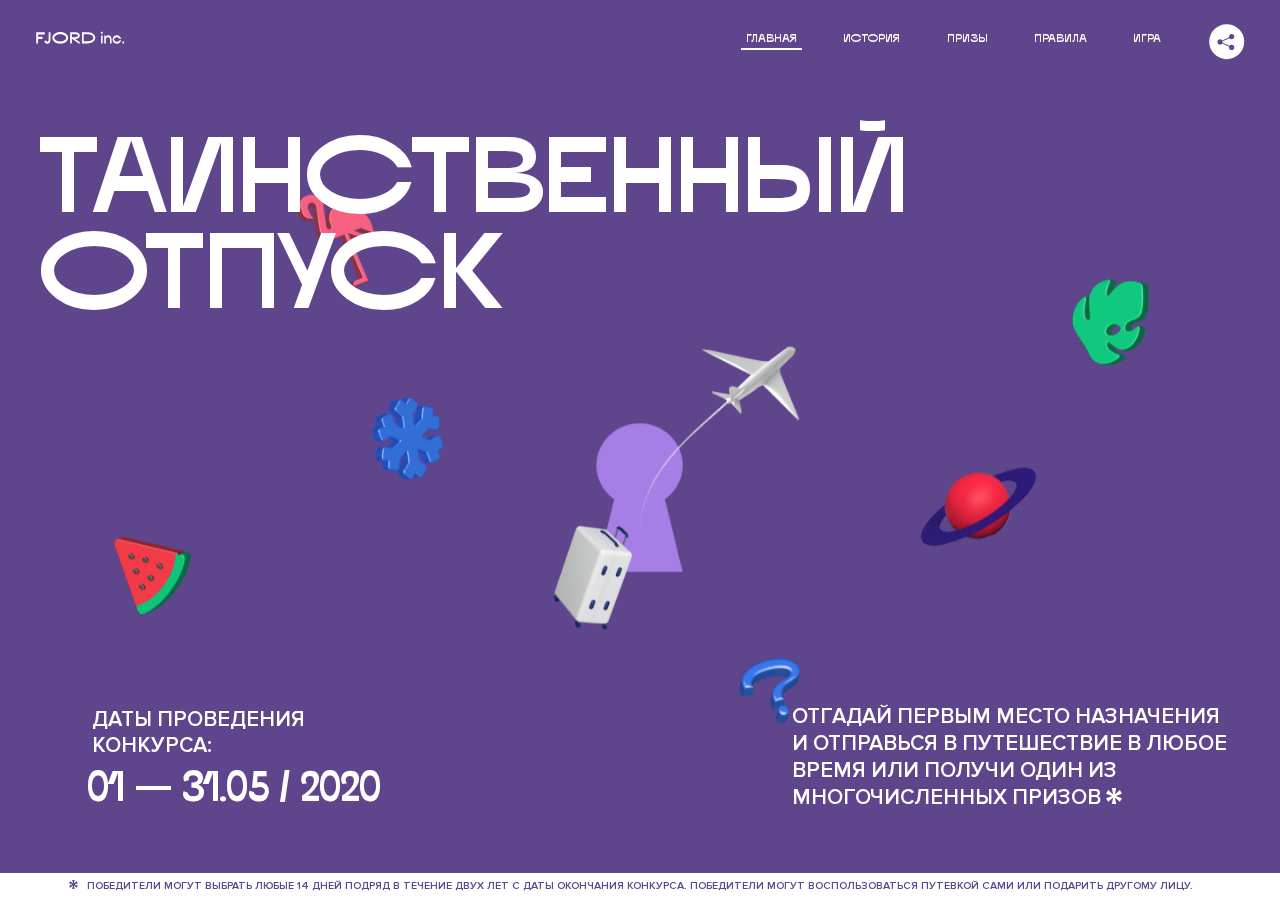
<file: 1/index.html>
<!DOCTYPE html>
<html lang="ru">
<head>
  <meta charset="UTF-8">
  <meta name="description" content="">
  <meta name="viewport" content="width=device-width, initial-scale=1.0">
  <meta http-equiv="X-UA-Compatible" content="ie=edge">
  <title>Mysterious Vacation</title>
<link href="css/style.min.css" rel="stylesheet">  <base href="https://htmlacademy-animation.github.io/311377-magic-vacation-1/1/">
</head>
<body>

  <header class="page-header js-header">
    <div class="page-header__wrapper">
      <a href="#" class="page-header__logo" aria-label="Перейти на страницу FJORD.Inc">
        <svg width="100" height="15" viewBox="0 0 100 15" fill="none" xmlns="http://www.w3.org/2000/svg">
          <path d="M0.26 1.4V14H2.276V8.906H7.334V6.44H2.276V3.848H9.872V1.4H0.26ZM12.733 14.36C15.127 14.36 16.243 12.65 16.243 9.5V1.4H14.263V8.96C14.263 11.21 13.723 11.876 12.733 11.876C11.833 11.876 11.473 11.3 11.347 10.58L9.36702 10.94C9.63702 13.046 10.663 14.36 12.733 14.36ZM18.3918 7.7C18.3918 11.372 22.3878 14.36 27.3198 14.36C32.2518 14.36 36.2478 11.372 36.2478 7.7C36.2478 4.028 32.2518 1.04 27.3198 1.04C22.3878 1.04 18.3918 4.028 18.3918 7.7ZM20.6058 7.7C20.6058 5.378 23.6118 3.524 27.3198 3.524C30.9918 3.524 33.9798 5.378 33.9798 7.7C33.9798 10.004 30.9918 11.858 27.3198 11.858C23.6118 11.858 20.6058 10.004 20.6058 7.7ZM40.403 14V8.906H40.799L49.079 14.702V12.38L44.039 8.906H44.201C47.999 8.906 49.277 7.304 49.277 5.162C49.277 3.092 47.999 1.4 44.201 1.4H38.387V14H40.403ZM43.535 3.722C45.785 3.722 47.045 4.136 47.045 5.432C47.045 6.764 45.785 7.034 43.535 7.034H40.403V3.722H43.535ZM51.6936 1.382V14H57.8676C62.7456 14 66.7236 11.534 66.7236 7.7C66.7236 3.848 62.7456 1.382 57.8676 1.382H51.6936ZM53.7096 11.624V3.722H57.5436C61.5396 3.722 64.4916 5.018 64.4916 7.7C64.4916 10.238 61.5396 11.624 57.5436 11.624H53.7096ZM73.1832 14.018H74.9832V5H73.1832V14.018ZM72.9132 1.976C72.9132 2.57 73.3992 3.092 74.0832 3.092C74.7492 3.092 75.2352 2.57 75.2352 1.976C75.2352 1.382 74.7672 0.805999 74.0832 0.805999C73.3812 0.805999 72.9132 1.382 72.9132 1.976ZM76.7867 14H78.5687V9.104C78.7487 8.006 79.5947 6.962 81.0887 6.962C82.1147 6.962 83.2667 7.448 83.2667 9.554V14H85.0487V9.014C85.0487 6.152 83.2307 4.73 81.3587 4.73C79.9187 4.73 79.0727 5.558 78.5687 6.854V5H76.7867V14ZM90.9898 14.27C93.5098 14.27 95.3818 12.506 95.7238 10.328H94.0498C93.7258 11.3 92.6998 12.02 90.9898 12.02C88.8478 12.02 87.7678 10.922 87.7678 9.59C87.7678 8.24 88.8478 6.962 90.9898 6.962C92.7538 6.962 93.7978 7.844 94.0858 8.924H95.7418C95.4358 6.71 93.6178 4.73 90.9898 4.73C88.0918 4.73 86.1298 7.124 86.1298 9.59C86.1298 12.074 88.1278 14.27 90.9898 14.27ZM97.0693 12.938C97.0693 13.658 97.5553 14.144 98.2753 14.144C98.9953 14.144 99.4813 13.658 99.4813 12.938C99.4813 12.2 98.9953 11.714 98.2753 11.714C97.5553 11.714 97.0693 12.2 97.0693 12.938Z" fill="currentColor"></path>
        </svg>
      </a>
      <button class="page-header__toggler js-menu-toggler" type="button" aria-label="Управление мобильным меню"><span>Меню</span></button>
      <nav class="page-header__nav">
        <div class="page-header__menu js-menu" id="menu">
          <ul>
            <li>
              <a class="js-menu-link active" href="#top" data-href="top">главная</a>
            </li>
            <li>
              <a class="js-menu-link" href="#story" data-href="story">история</a>
            </li>
            <li>
              <a class="js-menu-link" href="#prizes" data-href="prizes">призы</a>
            </li>
            <li>
              <a class="js-menu-link" href="#rules" data-href="rules">правила</a>
            </li>
            <li>
              <a class="js-menu-link" href="#game" data-href="game">игра</a>
            </li>
          </ul>
        </div>
        <div class="page-header__social">
          <div class="social-block js-social-block">
            <button class="social-block__toggler" aria-label="Управлять блоком с социальными кнопками">
              <svg width="26" height="22" viewBox="0 0 27 22" fill="none" xmlns="http://www.w3.org/2000/svg">
                <path d="M19.6721 7.43664C21.6273 7.43664 23.213 5.85095 23.213 3.89566C23.213 1.94037 21.6273 0.354675 19.6721 0.354675C17.7168 0.354675 16.1311 1.94037 16.1311 3.89566C16.1311 4.19968 16.1728 4.49178 16.2458 4.77345L7.21751 8.95527C6.57519 8.05214 5.52303 7.46049 4.33078 7.46049C2.37549 7.46049 0.789795 9.04618 0.789795 11.0015C0.789795 12.9568 2.37549 14.5425 4.33078 14.5425C5.52303 14.5425 6.57668 13.9508 7.21751 13.0477L16.2458 17.2295C16.1743 17.5112 16.1311 17.8033 16.1311 18.1073C16.1311 20.0626 17.7168 21.6483 19.6721 21.6483C21.6273 21.6483 23.213 20.0626 23.213 18.1073C23.213 16.152 21.6273 14.5663 19.6721 14.5663C18.4798 14.5663 17.4262 15.158 16.7853 16.0611L7.75701 11.8793C7.82854 11.5976 7.87176 11.3055 7.87176 11.0015C7.87176 10.6974 7.83003 10.4053 7.75701 10.1237L16.7853 5.94186C17.4262 6.84499 18.4783 7.43664 19.6721 7.43664Z" fill="currentColor"></path>
              </svg>
            </button>
            <ul class="social-block__list">
              <li>
                <a class="social-block__link social-block__link--fb" href="#" aria-label="Мы на Facebook">
                  <svg width="8" height="17" viewBox="0 0 8 17" fill="none" xmlns="http://www.w3.org/2000/svg">
                    <path d="M4.24646 16.9899H1.09275L1.05793 8.49828H0V5.30707H1.05793V3.81124C1.05793 1.42084 2.57654 0 5.21735 0H7.41758V3.18585H5.30841C4.28262 3.18585 4.2478 3.48582 4.2478 4.24914V5.30707H7.42964L7.16716 8.49828H4.2478V16.9899H4.24646Z" fill="currentColor"></path>
                  </svg>
                </a>
              </li>
              <li>
                <a class="social-block__link social-block__link--insta" href="#" aria-label="Мы в Instagram">
                  <svg width="15" height="15" viewBox="0 0 15 15" fill="none" xmlns="http://www.w3.org/2000/svg">
                    <path d="M11.0197 0H4.19806C2.14246 0 0.471191 1.66993 0.471191 3.72285V10.5499C0.471191 12.6082 2.14112 14.2727 4.19806 14.2727H11.0197C13.0753 14.2727 14.7466 12.6082 14.7466 10.5499V3.72285C14.7466 1.67127 13.0753 0 11.0197 0ZM11.0197 12.4849H4.19806C3.13076 12.4849 2.26432 11.6158 2.26432 10.5512V3.72419C2.26432 2.65956 3.13076 1.79715 4.19806 1.79715H11.0197C12.087 1.79715 12.9535 2.6609 12.9535 3.72419V10.5512C12.9535 11.6145 12.087 12.4849 11.0197 12.4849Z" fill="currentColor"></path>
                    <path d="M7.60887 3.11084C5.38989 3.11084 3.58203 4.9187 3.58203 7.14036C3.58203 9.35532 5.38989 11.1645 7.60887 11.1645C9.83053 11.1645 11.6357 9.35666 11.6357 7.14036C11.6357 4.9187 9.83053 3.11084 7.60887 3.11084ZM7.60887 9.36871C6.37551 9.36871 5.37784 8.37372 5.37784 7.14036C5.37784 5.90699 6.37551 4.90665 7.60887 4.90665C8.83822 4.90665 9.84259 5.90833 9.84259 7.14036C9.84392 8.37238 8.83822 9.36871 7.60887 9.36871Z" fill="currentColor"></path>
                    <path d="M11.3573 2.35962C10.8256 2.35962 10.3931 2.79752 10.3931 3.32381C10.3931 3.85546 10.8256 4.29336 11.3573 4.29336C11.8862 4.29336 12.3215 3.85546 12.3215 3.32381C12.3215 2.79752 11.8862 2.35962 11.3573 2.35962Z" fill="currentColor"></path>
                  </svg>
                </a>
              </li>
              <li>
                <a class="social-block__link social-block__link--vk" href="#" aria-label="Мы ВКонтакте">
                  <svg width="17" height="10" viewBox="0 0 17 10" fill="none" xmlns="http://www.w3.org/2000/svg">
                    <path d="M14.1234 4.9002C14.1234 4.9002 16.3623 1.72708 16.5866 0.680242C16.6595 0.312285 16.4947 0.103188 16.1069 0.103188C16.1069 0.103188 14.8193 0.103188 14.168 0.103188C13.7235 0.103188 13.5587 0.293278 13.4235 0.579768C13.4235 0.579768 12.3724 2.82553 11.0969 4.24712C10.6861 4.70333 10.4781 4.84318 10.2511 4.84318C10.0646 4.84318 9.98625 4.6911 9.98625 4.27834V0.649016C9.98625 0.147997 9.92545 0.00135496 9.5066 0.00135496H6.39628C6.15578 0.00135496 6.0085 0.134417 6.0085 0.324506C6.0085 0.801084 6.73406 0.908351 6.73406 2.20231V4.87305C6.73406 5.40529 6.70569 5.61575 6.45303 5.61575C5.78016 5.61575 4.19528 3.30618 3.30623 0.678887C3.12923 0.145282 2.93737 0 2.43475 0H0.486409C0.205373 0 0 0.190085 0 0.476576C0 0.991172 0.60666 3.40801 2.99277 6.64358C4.59927 8.8201 6.70569 10 8.60269 10C9.76196 10 10.0416 9.80312 10.0416 9.31432V7.63883C10.0416 7.22607 10.2065 7.04956 10.4429 7.04956C10.7078 7.04956 11.1847 7.13238 12.2805 8.22268C13.5843 9.47862 13.6762 10 14.3896 10H16.5676C16.7919 10 17 9.89273 17 9.52342C17 9.02919 16.3623 8.15343 15.384 7.10659C14.9801 6.56755 14.3302 5.98914 14.1248 5.72301C13.8275 5.40801 13.9154 5.23014 14.1234 4.9002Z" fill="currentColor"></path>
                  </svg>
                </a>
              </li>
            </ul>
          </div>
        </div>
      </nav>
    </div>
  </header>

  <main class="page-content">

    <section class="animation-screen"></section>

    <section class="screen screen--hidden screen--intro" id="top">
      <div class="screen__wrapper">
        <div class="intro">
          <h1 class="intro__title">Таинственный отпуск</h1>
          <div class="intro__content">
            <div class="intro__info">
              <p class="intro__label">Даты проведения конкурса:</p>
              <p class="intro__date">01 — 31.05 / 2020</p>
            </div>
            <div class="intro__message">
              <p>
                Отгадай первым место назначения и&nbsp;отправься в&nbsp;путешествие в&nbsp;любое время или получи один из многочисленных призов
                <svg width="16" height="16" viewBox="0 0 10 10" fill="none" xmlns="http://www.w3.org/2000/svg">
                  <path d="M0 6.35337L3.90271 4.99012L0 3.64663L1.34615 1.32374L4.44287 4.01073L3.67364 0H6.34615L5.57692 4.01073L8.65385 1.32374L10 3.64663L6.13405 4.99012L10 6.35337L8.65385 8.65651L5.57692 5.98927L6.34615 10H3.67364L4.44287 5.96952L1.34615 8.65651L0 6.35337Z" fill="currentColor"></path>
                </svg>
              </p>
            </div>
          </div>
        </div>
      </div>
      <div class="screen__footer js-footer">
        <button class="screen__footer-enlarge js-footer-toggler" type="button" aria-label="Показать сообщение">
          <svg width="10" height="10" viewBox="0 0 10 10" fill="none" xmlns="http://www.w3.org/2000/svg">
            <path d="M0 6.35337L3.90271 4.99012L0 3.64663L1.34615 1.32374L4.44287 4.01073L3.67364 0H6.34615L5.57692 4.01073L8.65385 1.32374L10 3.64663L6.13405 4.99012L10 6.35337L8.65385 8.65651L5.57692 5.98927L6.34615 10H3.67364L4.44287 5.96952L1.34615 8.65651L0 6.35337Z" fill="currentColor"></path>
          </svg>
        </button>
        <button class="screen__footer-collapse js-footer-toggler" type="button" aria-label="Скрыть сообщение">
          <svg width="13" height="13" viewBox="0 0 13 13" fill="none" xmlns="http://www.w3.org/2000/svg">
            <line x1="12.3536" y1="0.353553" x2="0.738349" y2="11.9688" stroke="currentColor"></line>
            <line x1="0.738319" y1="0.539925" x2="12.3535" y2="12.1551" stroke="currentColor"></line>
          </svg>
        </button>
        <div class="screen__footer-wrapper">
          <div class="screen__footer-announce">
            <p class="screen__footer-label">Даты проведения конкурса:</p>
            <p class="screen__footer-date">01 — 31.05 / 2020</p>
          </div>
          <div class="screen__footer-note">
            <p>
              <svg width="10" height="10" viewBox="0 0 10 10" fill="none" xmlns="http://www.w3.org/2000/svg">
                <path d="M0 6.35337L3.90271 4.99012L0 3.64663L1.34615 1.32374L4.44287 4.01073L3.67364 0H6.34615L5.57692 4.01073L8.65385 1.32374L10 3.64663L6.13405 4.99012L10 6.35337L8.65385 8.65651L5.57692 5.98927L6.34615 10H3.67364L4.44287 5.96952L1.34615 8.65651L0 6.35337Z" fill="currentColor"></path>
              </svg>
              <span>Победители могут выбрать любые 14 дней подряд в&nbsp;течение двух лет с&nbsp;даты окончания конкурса. Победители могут воспользоваться путевкой сами или подарить другому лицу.</span>
            </p>
          </div>
        </div>
      </div>
    </section>

    <section class="screen screen--hidden screen--story" id="story">

      <div class="slider swiper-container js-slider">

        <div class="swiper-wrapper">

          <div class="slider__item swiper-slide">
            <h2 class="slider__item-title">История</h2>
            <p class="slider__item-text">Джеймс Таргет был основателем компании &laquo;Fjord Inc.&raquo;. С&nbsp;1965 года &laquo;Fjord Inc.&raquo; прославилась надёжными и&nbsp;удобными чемоданами и&nbsp;аксессуарами для туристов.</p>
          </div>

          <div class="slider__item swiper-slide">
            <p class="slider__item-text">Когда Джеймсу было 7&nbsp;лет, в&nbsp;их&nbsp;доме гостил дядюшка и&nbsp;развлекал детей рассказами о&nbsp;своей поездке в&nbsp;место, показавшееся малышу Таргету невероятным. Тогда Джеймс решил, что однажды посетит его, но&nbsp;не&nbsp;будет рассказывать о&nbsp;мечте, пока не&nbsp;осуществит.</p>
          </div>

          <div class="slider__item swiper-slide">
            <p class="slider__item-text">Джеймс Таргет стал увлеченным путешественником. Он&nbsp;посетил 5&nbsp;континентов, 126&nbsp;стран.</p>
          </div>

          <div class="slider__item swiper-slide">
            <p class="slider__item-text">Он&nbsp;сплавлялся по&nbsp;Амазонке и&nbsp;погружался в&nbsp;пещеры Франции, медитировал в&nbsp;горах Тибета и&nbsp;пожимал руку вождя племени Акугауа.</p>
          </div>

          <div class="slider__item swiper-slide">
            <p class="slider__item-text">Из&nbsp;своих поездок Джеймс Таргет привозил идеи, как сделать свои чемоданы &laquo;Fjord Inc.&raquo; удобными и&nbsp;приспособленными к&nbsp;разным дорожным условиям.</p>
          </div>

          <div class="slider__item swiper-slide">
            <p class="slider__item-text">Всё это время Джеймс не&nbsp;оставлял идею поездки своей мечты. Однако, как только он&nbsp;брался за&nbsp;планирование, возникали препятствия, не&nbsp;позволяющие отправиться туда.</p>
          </div>

          <div class="slider__item swiper-slide">
            <p class="slider__item-text">В&nbsp;возрасте 67&nbsp;лет Джеймс Таргет попал под лавину и&nbsp;погиб. В&nbsp;своём завещании он&nbsp;поручил отправить в&nbsp;заветное путешествие трёх смельчаков, единых с&nbsp;ним духом.</p>
          </div>

          <div class="slider__item swiper-slide">
            <p class="slider__item-text">Тех, кто сможет узнать таинственное место, задавая вопросы специально обученному ИИ&nbsp;&laquo;Соне&raquo;, ждет фантастическое путешествие.</p>
          </div>
        </div>
        <div class="slider__controls">
          <button class="slider__control slider__control--prev js-control-prev" type="button" aria-label="Показать предыдущую историю">
            <svg width="12" height="22" viewBox="0 0 12 22" fill="none" xmlns="http://www.w3.org/2000/svg">
              <path d="M11 1L1 11L11 21" stroke="currentColor" stroke-width="2" stroke-linejoin="round"></path>
            </svg>
          </button>
          <button class="slider__control slider__control--next js-control-next" type="button" aria-label="Показать следующую историю">
            <svg width="12" height="22" viewBox="0 0 12 22" fill="none" xmlns="http://www.w3.org/2000/svg">
              <path d="M1 1L11 11L1 21" stroke="currentColor" stroke-width="2" stroke-linejoin="round"></path>
            </svg>
          </button>
        </div>
        <div class="slider__pagination swiper-pagination"></div>
      </div>
    </section>

    <section class="screen screen--hidden screen--prizes" id="prizes">
      <div class="screen__wrapper">
        <div class="prizes">
          <h2 class="prizes__title">ПРизы</h2>
          <div class="prizes__lead">
            <p>Найди ответ и&nbsp;получи один из&nbsp;призов:</p>
          </div>
          <ul class="prizes__list">
            <li class="prizes__item prizes__item--journeys">
              <div class="prizes__icon">
                <picture>
                  <source srcset="img/prize1-mob.svg" media="(orientation: portrait)">
                  <img src="img/prize1.svg" alt="">
                </picture>
              </div>
              <p class="prizes__desc">
                <b>3</b>
                <span>загадочных путешествия</span>
              </p>
            </li>
            <li class="prizes__item prizes__item--cases">
              <div class="prizes__icon">
                <picture>
                  <source srcset="img/prize2-mob.svg" media="(orientation: portrait)">
                  <img src="img/prize2.svg" alt="">
                </picture>
              </div>
              <p class="prizes__desc">
                <b>7</b>
                <span>надежных чемоданов</span>
              </p>
            </li>
            <li class="prizes__item prizes__item--codes">
              <div class="prizes__icon">
                <picture>
                  <source srcset="img/prize3-mob.svg" media="(orientation: portrait)">
                  <img src="img/prize3.svg" alt="">
                </picture>
              </div>
              <p class="prizes__desc">
                <b>900</b>
                <span>
                  промокодов на&nbsp;скидку 15%
                  <svg width="10" height="10" viewBox="0 0 10 10" fill="none" xmlns="http://www.w3.org/2000/svg">
                    <path d="M0 6.35337L3.90271 4.99012L0 3.64663L1.34615 1.32374L4.44287 4.01073L3.67364 0H6.34615L5.57692 4.01073L8.65385 1.32374L10 3.64663L6.13405 4.99012L10 6.35337L8.65385 8.65651L5.57692 5.98927L6.34615 10H3.67364L4.44287 5.96952L1.34615 8.65651L0 6.35337Z" fill="currentColor"></path>
                  </svg>
                </span>
              </p>
            </li>
          </ul>
        </div>
      </div>
      <div class="screen__footer js-footer">
        <button class="screen__footer-enlarge js-footer-toggler" type="button" aria-label="Показать сообщение">
          <svg width="10" height="10" viewBox="0 0 10 10" fill="none" xmlns="http://www.w3.org/2000/svg">
            <path d="M0 6.35337L3.90271 4.99012L0 3.64663L1.34615 1.32374L4.44287 4.01073L3.67364 0H6.34615L5.57692 4.01073L8.65385 1.32374L10 3.64663L6.13405 4.99012L10 6.35337L8.65385 8.65651L5.57692 5.98927L6.34615 10H3.67364L4.44287 5.96952L1.34615 8.65651L0 6.35337Z" fill="currentColor"></path>
          </svg>
        </button>
        <button class="screen__footer-collapse js-footer-toggler" type="button" aria-label="Скрыть сообщение">
          <svg width="13" height="13" viewBox="0 0 13 13" fill="none" xmlns="http://www.w3.org/2000/svg">
            <line x1="12.3536" y1="0.353553" x2="0.738349" y2="11.9688" stroke="currentColor"></line>
            <line x1="0.738319" y1="0.539925" x2="12.3535" y2="12.1551" stroke="currentColor"></line>
          </svg>
        </button>
        <div class="screen__footer-wrapper">
          <div class="screen__footer-announce">
            <p class="screen__footer-label">Даты проведения конкурса:</p>
            <p class="screen__footer-date">01 — 31.05 / 2020</p>
          </div>
          <div class="screen__footer-note">
            <p>
              <svg width="10" height="10" viewBox="0 0 10 10" fill="none" xmlns="http://www.w3.org/2000/svg">
                <path d="M0 6.35337L3.90271 4.99012L0 3.64663L1.34615 1.32374L4.44287 4.01073L3.67364 0H6.34615L5.57692 4.01073L8.65385 1.32374L10 3.64663L6.13405 4.99012L10 6.35337L8.65385 8.65651L5.57692 5.98927L6.34615 10H3.67364L4.44287 5.96952L1.34615 8.65651L0 6.35337Z" fill="currentColor"></path>
              </svg>
              <span>Скидка&nbsp;15% на&nbsp;единоразовое приобретение путёвки с&nbsp;1&nbsp;июня 2020 по&nbsp;31&nbsp;мая 2022&nbsp;года. Суммируется с&nbsp;другими акциями</span>
            </p>
          </div>
        </div>
      </div>
    </section>

    <section class="screen screen--hidden screen--rules" id="rules">
      <div class="screen__wrapper">
        <div class="rules">
          <h2 class="rules__title">Правила</h2>
          <div class="rules__lead">
            <p>Для того чтобы получить наследство Джеймса Таргета, тебе нужно выведать у&nbsp;&laquo;Сони&raquo;, куда предстоит отправиться тебе в&nbsp;случае победы</p>
          </div>
          <ol class="rules__list">
            <li class="rules__item">
              <p>Тебе отводится <br>5&nbsp;минут</p>
            </li>
            <li class="rules__item">
              <p>Задавай любые вопросы в&nbsp;текстовом поле</p>
            </li>
            <li class="rules__item">
              <p>Нажимай кнопку &laquo;Узнать&raquo;, чтобы получить ответ</p>
            </li>
            <li class="rules__item">
              <p>&laquo;Соня&raquo; может отвечать только&nbsp;Да или Нет</p>
            </li>
          </ol>
          <a href="#game" class="rules__link btn">Погнали!</a>
        </div>
      </div>
      <div class="screen__disclaimer">
        <div class="disclaimer">
          <ul>
            <li>
              <a href="#">Правовая информация</a>
            </li>
            <li>
              <a href="#">Подробные правила</a>
            </li>
          </ul>
        </div>
      </div>
    </section>

    <section class="screen screen--hidden screen--game" id="game">
      <div class="screen__wrapper">
        <div class="game">
          <div class="game__header">
            <h2 class="game__title">Игра</h2>
            <div class="game__counter">
              <span>05</span>:<span>00</span>
            </div>
          </div>
          <div class="game__body">
            <div class="chat">
              <div class="chat__body js-chat">
                <ul class="chat__list" id="messages"></ul>
              </div>
              <div class="chat__footer">
                <form action="#" method="post" class="form" id="message-form">
                  <label for="message-field" class="visually-hidden">Поле для ввода вопроса</label>
                  <div class="form__field-wrapper">
                    <input type="text" class="form__field" id="message-field">
                  </div>
                  <button class="form__button btn">
                    Узнать
                    <svg width="18" height="19" viewBox="0 0 18 19" fill="none" xmlns="http://www.w3.org/2000/svg">
                      <path stroke="currentColor" stroke-width="2" d="M9 19V1"></path>
                      <path d="M1 9l8-8 8 8" stroke="currentColor" stroke-width="2" stroke-linejoin="round"></path>
                    </svg>
                  </button>
                </form>
              </div>
            </div>
          </div>
          <!-- временные кнопки для показа результата -->
          <div class="game__buttons">
            <button class="game__button btn js-show-result" type="button" data-target="result">Положительный результат</button>
            <button class="game__button btn js-show-result" type="button" data-target="result2">Положительный результат - 2</button>
            <button class="game__button btn js-show-result" type="button" data-target="result3">Отрицательный результат</button>
          </div>
        </div>
      </div>
    </section>

    <section class="screen screen--hidden screen--result" id="result">
      <div class="screen__wrapper">
        <div class="result result--trip">
          <div class="result__image">
            <picture>
              <source srcset="img/result1-mob.png 1x, img/result1-mob@2x.png 2x" media="(max-width: 768px) and (orientation: portrait)">
              <img src="img/result1.png" srcset="img/result1@2x.png 2x" alt="">
            </picture>
          </div>
          <h2 class="result__title">
            <span class="visually-hidden">ПОбеда!</span>
            <svg xmlns="http://www.w3.org/2000/svg" viewBox="0 0 568.85 109.24">
              <path d="M16,24.44V92H2.6V8H75V92H61.52V24.44H16Z" transform="translate(-2.1 -1.5)" fill="none" stroke="currentColor"></path>
              <path d="M148.76,5.6c32.88,0,59.52,19.92,59.52,44.4s-26.64,44.4-59.52,44.4S89.24,74.48,89.24,50,115.88,5.6,148.76,5.6Zm0,72.12c24.48,0,44.4-12.36,44.4-27.72s-19.92-27.84-44.4-27.84C124,22.16,104,34.52,104,50S124,77.72,148.76,77.72Z" transform="translate(-2.1 -1.5)" fill="none" stroke="currentColor"></path>
              <path d="M287.36,8V24.44H236v14.4h25.32c25.44,0,34,11.16,34,26.52,0,15.6-8.52,26.64-34,26.64H222.56V8h64.8ZM256.88,76.52c15.12,0,23.52-2,23.52-11.52S272,54.44,256.88,54.44H236V76.52h20.88Z" transform="translate(-2.1 -1.5)" fill="none" stroke="currentColor"></path>
              <path d="M371.47,8V24.44H320.84V41.6h33.6V58h-33.6V75.56h50.64V92H307.4V8h64.08Z" transform="translate(-2.1 -1.5)" fill="none" stroke="currentColor"></path>
              <path d="M382.39,110.24V75.56h7.44c4.56-4.68,7.8-18.36,8.76-56L399,8h48.6V75.56h10v34.68H442.87V92H397v18.24H382.39Zm51.72-34.68V24.44H411.55v3.12c-0.48,22.44-3.24,37.68-7.2,48h29.76Z" transform="translate(-2.1 -1.5)" fill="none" stroke="currentColor"></path>
              <path d="M463.75,92l28-84h27.12l28.08,84H533.47l-7.8-23.52h-37.8L480.07,92H463.75Zm56.64-40L507,11.84,493.51,52h26.88Z" transform="translate(-2.1 -1.5)" fill="none" stroke="currentColor"></path>
              <path d="M554.12,70.4L555.55,2H569l1.44,68.4H554.12Zm8.28,6.36c4.8,0,8,3.24,8,8.16a8,8,0,1,1-16.08,0C554.35,80,557.59,76.76,562.39,76.76Z" transform="translate(-2.1 -1.5)" fill="none" stroke="currentColor"></path>
            </svg>
          </h2>
          <div class="result__text">
            <p>ты&nbsp;отправляешься в&nbsp;Арктику!</p>
          </div>
          <div class="result__form">
            <form action="#" method="post" class="form form--result">
              <label for="email-field" class="form__label">зарегистрируй результат</label>
              <input type="email" class="form__field" id="email-field" placeholder="e-mail для регистации результата и получения приза" required="">
              <button class="form__button btn">
                отправить
                <svg width="18" height="19" viewBox="0 0 18 19" fill="none" xmlns="http://www.w3.org/2000/svg">
                  <path stroke="currentColor" stroke-width="2" d="M9 19V1"></path>
                  <path d="M1 9l8-8 8 8" stroke="currentColor" stroke-width="2" stroke-linejoin="round"></path>
                </svg>
              </button>
            </form>
          </div>
        </div>
      </div>
    </section>

    <section class="screen screen--hidden screen--result" id="result2">
      <div class="screen__wrapper">
        <div class="result result--prize">
          <div class="result__image">
            <picture>
              <source srcset="img/result2-mob.png 1x, img/result2-mob@2x.png 2x" media="(max-width: 768px) and (orientation: portrait)">
              <img src="img/result2.png" srcset="img/result2@2x.png 2x" alt="">
            </picture>
          </div>
          <h2 class="result__title">
            <span class="visually-hidden">ПОбеда!</span>
            <svg xmlns="http://www.w3.org/2000/svg" viewBox="0 0 568.85 109.24">
              <path d="M16,24.44V92H2.6V8H75V92H61.52V24.44H16Z" transform="translate(-2.1 -1.5)" fill="none" stroke="currentColor"></path>
              <path d="M148.76,5.6c32.88,0,59.52,19.92,59.52,44.4s-26.64,44.4-59.52,44.4S89.24,74.48,89.24,50,115.88,5.6,148.76,5.6Zm0,72.12c24.48,0,44.4-12.36,44.4-27.72s-19.92-27.84-44.4-27.84C124,22.16,104,34.52,104,50S124,77.72,148.76,77.72Z" transform="translate(-2.1 -1.5)" fill="none" stroke="currentColor"></path>
              <path d="M287.36,8V24.44H236v14.4h25.32c25.44,0,34,11.16,34,26.52,0,15.6-8.52,26.64-34,26.64H222.56V8h64.8ZM256.88,76.52c15.12,0,23.52-2,23.52-11.52S272,54.44,256.88,54.44H236V76.52h20.88Z" transform="translate(-2.1 -1.5)" fill="none" stroke="currentColor"></path>
              <path d="M371.47,8V24.44H320.84V41.6h33.6V58h-33.6V75.56h50.64V92H307.4V8h64.08Z" transform="translate(-2.1 -1.5)" fill="none" stroke="currentColor"></path>
              <path d="M382.39,110.24V75.56h7.44c4.56-4.68,7.8-18.36,8.76-56L399,8h48.6V75.56h10v34.68H442.87V92H397v18.24H382.39Zm51.72-34.68V24.44H411.55v3.12c-0.48,22.44-3.24,37.68-7.2,48h29.76Z" transform="translate(-2.1 -1.5)" fill="none" stroke="currentColor"></path>
              <path d="M463.75,92l28-84h27.12l28.08,84H533.47l-7.8-23.52h-37.8L480.07,92H463.75Zm56.64-40L507,11.84,493.51,52h26.88Z" transform="translate(-2.1 -1.5)" fill="none" stroke="currentColor"></path>
              <path d="M554.12,70.4L555.55,2H569l1.44,68.4H554.12Zm8.28,6.36c4.8,0,8,3.24,8,8.16a8,8,0,1,1-16.08,0C554.35,80,557.59,76.76,562.39,76.76Z" transform="translate(-2.1 -1.5)" fill="none" stroke="currentColor"></path>
            </svg>
          </h2>
          <div class="result__text">
            <p>чемодан &laquo;Fjord&nbsp;Inc.&raquo;&nbsp;твой</p>
          </div>
          <div class="result__form">
            <form action="#" method="post" class="form form--result">
              <label for="email-field2" class="form__label">зарегистрируй результат</label>
              <input type="email" class="form__field" id="email-field2" placeholder="e-mail для регистации результата и получения приза" required="">
              <button class="form__button btn">
                отправить
                <svg width="18" height="19" viewBox="0 0 18 19" fill="none" xmlns="http://www.w3.org/2000/svg">
                  <path stroke="currentColor" stroke-width="2" d="M9 19V1"></path>
                  <path d="M1 9l8-8 8 8" stroke="currentColor" stroke-width="2" stroke-linejoin="round"></path>
                </svg>
              </button>
            </form>
          </div>
        </div>
      </div>
    </section>

    <section class="screen screen--hidden screen--result" id="result3">
      <div class="screen__wrapper">
        <div class="result result--negative">
          <div class="result__image">
            <picture>
              <source srcset="img/result3-mob.png 1x, img/result3-mob@2x.png 2x" media="(max-width: 768px) and (orientation: portrait)">
              <img src="img/result3.png" srcset="img/result3@2x.png 2x" alt="">
            </picture>
          </div>
          <h2 class="result__title">
            <span class="visually-hidden">Не угадал!</span>
            <svg xmlns="http://www.w3.org/2000/svg" viewBox="0 0 660.77 109.24">
              <path d="M2.66,92V8H16.1V42.2H53.3V8H66.74V92H53.3V58.64H16.1V92H2.66Z" transform="translate(-2.16 -1.5)" fill="none" stroke="currentColor"></path>
              <path d="M147.62,8V24.44H97V41.6h33.6V58H97V75.56h50.64V92H83.54V8h64.08Z" transform="translate(-2.16 -1.5)" fill="none" stroke="currentColor"></path>
              <path d="M199.22,8l20.52,42.36L235.34,8h16.44l-31,84H204.38l9.48-25.92L185.78,8h13.44Z" transform="translate(-2.16 -1.5)" fill="none" stroke="currentColor"></path>
              <path d="M273.74,24.44V92H260.3V8h50.16V24.44H273.74Z" transform="translate(-2.16 -1.5)" fill="none" stroke="currentColor"></path>
              <path d="M307.1,92l28-84h27.12l28.08,84H376.82L369,68.48h-37.8L323.42,92H307.1Zm56.64-40L350.3,11.84,336.86,52h26.88Z" transform="translate(-2.16 -1.5)" fill="none" stroke="currentColor"></path>
              <path d="M396.38,110.24V75.56h7.44c4.56-4.68,7.8-18.36,8.76-56L412.94,8h48.6V75.56h10v34.68H456.86V92H411v18.24H396.38ZM448.1,75.56V24.44H425.54v3.12c-0.48,22.44-3.24,37.68-7.2,48H448.1Z" transform="translate(-2.16 -1.5)" fill="none" stroke="currentColor"></path>
              <path d="M477.74,92l28-84h27.12L560.9,92H547.46l-7.8-23.52h-37.8L494.06,92H477.74Zm56.64-40-13.44-40.2L507.5,52h26.88Z" transform="translate(-2.16 -1.5)" fill="none" stroke="currentColor"></path>
              <path d="M568.7,76.88a13.77,13.77,0,0,0,5,1c6.6,0,10.44-6.24,12-58.32L586.22,8h46.2V92H619V24.44H598.82l-0.12,3.12C597.14,81,589,94.4,573.74,94.4a28.55,28.55,0,0,1-6.72-.84Z" transform="translate(-2.16 -1.5)" fill="none" stroke="currentColor"></path>
              <path d="M646.1,70.4L647.54,2H661l1.44,68.4H646.1Zm8.28,6.36c4.8,0,8,3.24,8,8.16a8,8,0,0,1-16.08,0C646.34,80,649.58,76.76,654.38,76.76Z" transform="translate(-2.16 -1.5)" fill="none" stroke="currentColor"></path>
            </svg>
          </h2>
          <button class="result__button js-play" type="button">
            не сдавайся!
            <span>
              <svg width="27" height="22" viewBox="0 0 27 22" fill="none" xmlns="http://www.w3.org/2000/svg">
                <path d="M10.6899 1.47998C5.42992 1.47998 1.16992 5.73998 1.16992 11C1.16992 16.26 5.42992 20.52 10.6899 20.52C15.9499 20.52 20.2099 16.26 20.2099 11V7.13998" stroke="currentColor" stroke-width="2" stroke-miterlimit="10"></path>
                <path d="M15.1099 12.5099L20.1499 7.13989L25.3099 12.6299" stroke="currentColor" stroke-width="2" stroke-miterlimit="10" stroke-linejoin="round"></path>
              </svg>
            </span>
          </button>
        </div>
      </div>
    </section>

  </main>

<script src="js/script.js"></script></body>
</html>
</file>
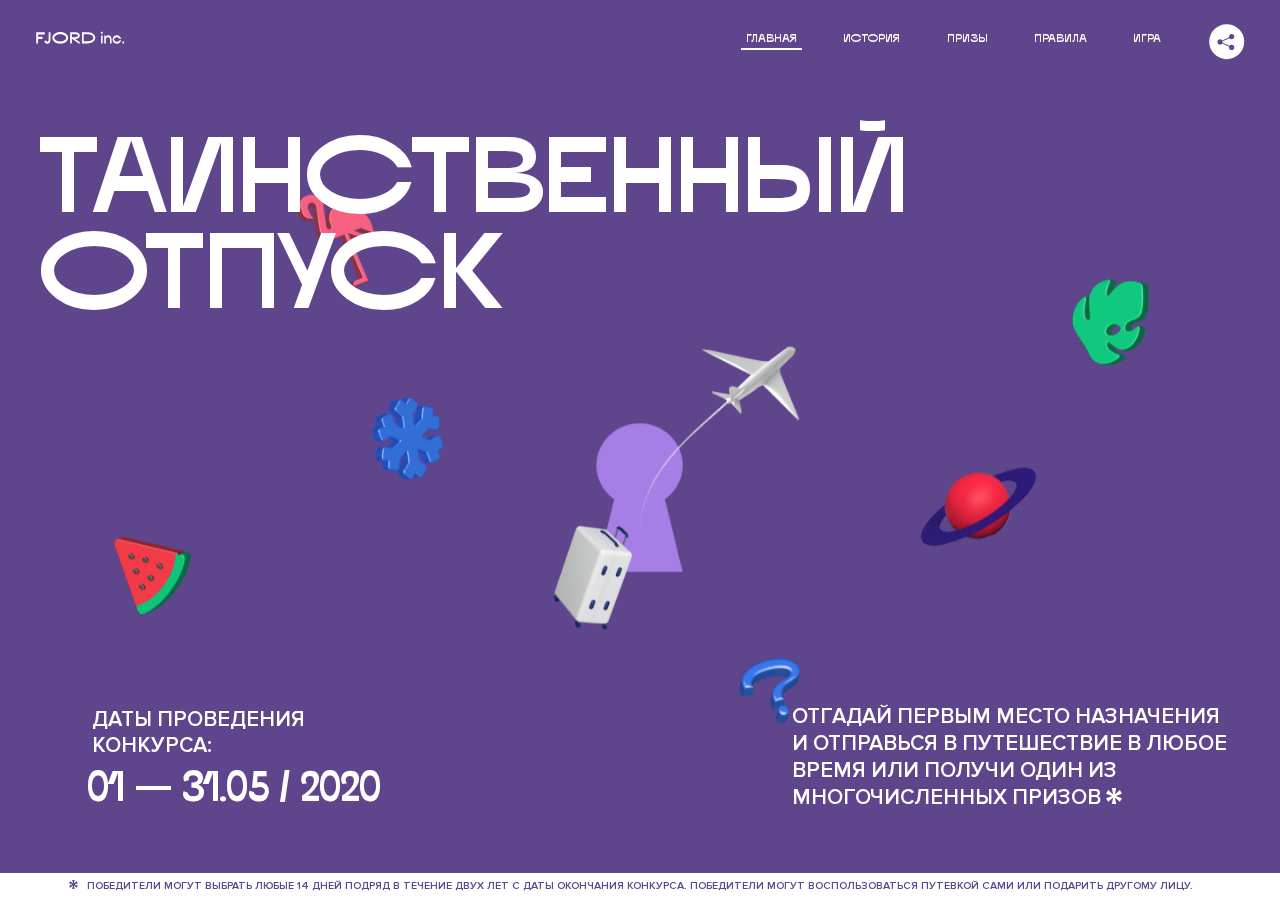
<file: 2/index.html>
<!DOCTYPE html>
<html lang="ru">
<head>
  <meta charset="UTF-8">
  <meta name="description" content="">
  <meta name="viewport" content="width=device-width, initial-scale=1.0">
  <meta http-equiv="X-UA-Compatible" content="ie=edge">
  <title>Mysterious Vacation</title>
<link href="css/style.min.css" rel="stylesheet">  <base href="https://htmlacademy-animation.github.io/311377-magic-vacation-1/2/">
</head>
<body>

  <header class="page-header js-header">
    <div class="page-header__wrapper">
      <a href="#" class="page-header__logo" aria-label="Перейти на страницу FJORD.Inc">
        <svg width="100" height="15" viewBox="0 0 100 15" fill="none" xmlns="http://www.w3.org/2000/svg">
          <path d="M0.26 1.4V14H2.276V8.906H7.334V6.44H2.276V3.848H9.872V1.4H0.26ZM12.733 14.36C15.127 14.36 16.243 12.65 16.243 9.5V1.4H14.263V8.96C14.263 11.21 13.723 11.876 12.733 11.876C11.833 11.876 11.473 11.3 11.347 10.58L9.36702 10.94C9.63702 13.046 10.663 14.36 12.733 14.36ZM18.3918 7.7C18.3918 11.372 22.3878 14.36 27.3198 14.36C32.2518 14.36 36.2478 11.372 36.2478 7.7C36.2478 4.028 32.2518 1.04 27.3198 1.04C22.3878 1.04 18.3918 4.028 18.3918 7.7ZM20.6058 7.7C20.6058 5.378 23.6118 3.524 27.3198 3.524C30.9918 3.524 33.9798 5.378 33.9798 7.7C33.9798 10.004 30.9918 11.858 27.3198 11.858C23.6118 11.858 20.6058 10.004 20.6058 7.7ZM40.403 14V8.906H40.799L49.079 14.702V12.38L44.039 8.906H44.201C47.999 8.906 49.277 7.304 49.277 5.162C49.277 3.092 47.999 1.4 44.201 1.4H38.387V14H40.403ZM43.535 3.722C45.785 3.722 47.045 4.136 47.045 5.432C47.045 6.764 45.785 7.034 43.535 7.034H40.403V3.722H43.535ZM51.6936 1.382V14H57.8676C62.7456 14 66.7236 11.534 66.7236 7.7C66.7236 3.848 62.7456 1.382 57.8676 1.382H51.6936ZM53.7096 11.624V3.722H57.5436C61.5396 3.722 64.4916 5.018 64.4916 7.7C64.4916 10.238 61.5396 11.624 57.5436 11.624H53.7096ZM73.1832 14.018H74.9832V5H73.1832V14.018ZM72.9132 1.976C72.9132 2.57 73.3992 3.092 74.0832 3.092C74.7492 3.092 75.2352 2.57 75.2352 1.976C75.2352 1.382 74.7672 0.805999 74.0832 0.805999C73.3812 0.805999 72.9132 1.382 72.9132 1.976ZM76.7867 14H78.5687V9.104C78.7487 8.006 79.5947 6.962 81.0887 6.962C82.1147 6.962 83.2667 7.448 83.2667 9.554V14H85.0487V9.014C85.0487 6.152 83.2307 4.73 81.3587 4.73C79.9187 4.73 79.0727 5.558 78.5687 6.854V5H76.7867V14ZM90.9898 14.27C93.5098 14.27 95.3818 12.506 95.7238 10.328H94.0498C93.7258 11.3 92.6998 12.02 90.9898 12.02C88.8478 12.02 87.7678 10.922 87.7678 9.59C87.7678 8.24 88.8478 6.962 90.9898 6.962C92.7538 6.962 93.7978 7.844 94.0858 8.924H95.7418C95.4358 6.71 93.6178 4.73 90.9898 4.73C88.0918 4.73 86.1298 7.124 86.1298 9.59C86.1298 12.074 88.1278 14.27 90.9898 14.27ZM97.0693 12.938C97.0693 13.658 97.5553 14.144 98.2753 14.144C98.9953 14.144 99.4813 13.658 99.4813 12.938C99.4813 12.2 98.9953 11.714 98.2753 11.714C97.5553 11.714 97.0693 12.2 97.0693 12.938Z" fill="currentColor"></path>
        </svg>
      </a>
      <button class="page-header__toggler js-menu-toggler" type="button" aria-label="Управление мобильным меню"><span>Меню</span></button>
      <nav class="page-header__nav">
        <div class="page-header__menu js-menu" id="menu">
          <ul>
            <li>
              <a class="js-menu-link active" href="#top" data-href="top">главная</a>
            </li>
            <li>
              <a class="js-menu-link" href="#story" data-href="story">история</a>
            </li>
            <li>
              <a class="js-menu-link" href="#prizes" data-href="prizes">призы</a>
            </li>
            <li>
              <a class="js-menu-link" href="#rules" data-href="rules">правила</a>
            </li>
            <li>
              <a class="js-menu-link" href="#game" data-href="game">игра</a>
            </li>
          </ul>
        </div>
        <div class="page-header__social">
          <div class="social-block js-social-block">
            <button class="social-block__toggler" aria-label="Управлять блоком с социальными кнопками">
              <svg width="26" height="22" viewBox="0 0 27 22" fill="none" xmlns="http://www.w3.org/2000/svg">
                <path d="M19.6721 7.43664C21.6273 7.43664 23.213 5.85095 23.213 3.89566C23.213 1.94037 21.6273 0.354675 19.6721 0.354675C17.7168 0.354675 16.1311 1.94037 16.1311 3.89566C16.1311 4.19968 16.1728 4.49178 16.2458 4.77345L7.21751 8.95527C6.57519 8.05214 5.52303 7.46049 4.33078 7.46049C2.37549 7.46049 0.789795 9.04618 0.789795 11.0015C0.789795 12.9568 2.37549 14.5425 4.33078 14.5425C5.52303 14.5425 6.57668 13.9508 7.21751 13.0477L16.2458 17.2295C16.1743 17.5112 16.1311 17.8033 16.1311 18.1073C16.1311 20.0626 17.7168 21.6483 19.6721 21.6483C21.6273 21.6483 23.213 20.0626 23.213 18.1073C23.213 16.152 21.6273 14.5663 19.6721 14.5663C18.4798 14.5663 17.4262 15.158 16.7853 16.0611L7.75701 11.8793C7.82854 11.5976 7.87176 11.3055 7.87176 11.0015C7.87176 10.6974 7.83003 10.4053 7.75701 10.1237L16.7853 5.94186C17.4262 6.84499 18.4783 7.43664 19.6721 7.43664Z" fill="currentColor"></path>
              </svg>
            </button>
            <ul class="social-block__list">
              <li>
                <a class="social-block__link social-block__link--fb" href="#" aria-label="Мы на Facebook">
                  <svg width="8" height="17" viewBox="0 0 8 17" fill="none" xmlns="http://www.w3.org/2000/svg">
                    <path d="M4.24646 16.9899H1.09275L1.05793 8.49828H0V5.30707H1.05793V3.81124C1.05793 1.42084 2.57654 0 5.21735 0H7.41758V3.18585H5.30841C4.28262 3.18585 4.2478 3.48582 4.2478 4.24914V5.30707H7.42964L7.16716 8.49828H4.2478V16.9899H4.24646Z" fill="currentColor"></path>
                  </svg>
                </a>
              </li>
              <li>
                <a class="social-block__link social-block__link--insta" href="#" aria-label="Мы в Instagram">
                  <svg width="15" height="15" viewBox="0 0 15 15" fill="none" xmlns="http://www.w3.org/2000/svg">
                    <path d="M11.0197 0H4.19806C2.14246 0 0.471191 1.66993 0.471191 3.72285V10.5499C0.471191 12.6082 2.14112 14.2727 4.19806 14.2727H11.0197C13.0753 14.2727 14.7466 12.6082 14.7466 10.5499V3.72285C14.7466 1.67127 13.0753 0 11.0197 0ZM11.0197 12.4849H4.19806C3.13076 12.4849 2.26432 11.6158 2.26432 10.5512V3.72419C2.26432 2.65956 3.13076 1.79715 4.19806 1.79715H11.0197C12.087 1.79715 12.9535 2.6609 12.9535 3.72419V10.5512C12.9535 11.6145 12.087 12.4849 11.0197 12.4849Z" fill="currentColor"></path>
                    <path d="M7.60887 3.11084C5.38989 3.11084 3.58203 4.9187 3.58203 7.14036C3.58203 9.35532 5.38989 11.1645 7.60887 11.1645C9.83053 11.1645 11.6357 9.35666 11.6357 7.14036C11.6357 4.9187 9.83053 3.11084 7.60887 3.11084ZM7.60887 9.36871C6.37551 9.36871 5.37784 8.37372 5.37784 7.14036C5.37784 5.90699 6.37551 4.90665 7.60887 4.90665C8.83822 4.90665 9.84259 5.90833 9.84259 7.14036C9.84392 8.37238 8.83822 9.36871 7.60887 9.36871Z" fill="currentColor"></path>
                    <path d="M11.3573 2.35962C10.8256 2.35962 10.3931 2.79752 10.3931 3.32381C10.3931 3.85546 10.8256 4.29336 11.3573 4.29336C11.8862 4.29336 12.3215 3.85546 12.3215 3.32381C12.3215 2.79752 11.8862 2.35962 11.3573 2.35962Z" fill="currentColor"></path>
                  </svg>
                </a>
              </li>
              <li>
                <a class="social-block__link social-block__link--vk" href="#" aria-label="Мы ВКонтакте">
                  <svg width="17" height="10" viewBox="0 0 17 10" fill="none" xmlns="http://www.w3.org/2000/svg">
                    <path d="M14.1234 4.9002C14.1234 4.9002 16.3623 1.72708 16.5866 0.680242C16.6595 0.312285 16.4947 0.103188 16.1069 0.103188C16.1069 0.103188 14.8193 0.103188 14.168 0.103188C13.7235 0.103188 13.5587 0.293278 13.4235 0.579768C13.4235 0.579768 12.3724 2.82553 11.0969 4.24712C10.6861 4.70333 10.4781 4.84318 10.2511 4.84318C10.0646 4.84318 9.98625 4.6911 9.98625 4.27834V0.649016C9.98625 0.147997 9.92545 0.00135496 9.5066 0.00135496H6.39628C6.15578 0.00135496 6.0085 0.134417 6.0085 0.324506C6.0085 0.801084 6.73406 0.908351 6.73406 2.20231V4.87305C6.73406 5.40529 6.70569 5.61575 6.45303 5.61575C5.78016 5.61575 4.19528 3.30618 3.30623 0.678887C3.12923 0.145282 2.93737 0 2.43475 0H0.486409C0.205373 0 0 0.190085 0 0.476576C0 0.991172 0.60666 3.40801 2.99277 6.64358C4.59927 8.8201 6.70569 10 8.60269 10C9.76196 10 10.0416 9.80312 10.0416 9.31432V7.63883C10.0416 7.22607 10.2065 7.04956 10.4429 7.04956C10.7078 7.04956 11.1847 7.13238 12.2805 8.22268C13.5843 9.47862 13.6762 10 14.3896 10H16.5676C16.7919 10 17 9.89273 17 9.52342C17 9.02919 16.3623 8.15343 15.384 7.10659C14.9801 6.56755 14.3302 5.98914 14.1248 5.72301C13.8275 5.40801 13.9154 5.23014 14.1234 4.9002Z" fill="currentColor"></path>
                  </svg>
                </a>
              </li>
            </ul>
          </div>
        </div>
      </nav>
    </div>
  </header>

  <main class="page-content">

    <section class="animation-screen"></section>

    <section class="screen screen--hidden screen--intro" id="top">
      <div class="screen__wrapper">
        <div class="intro">
          <h1 class="intro__title">Таинственный отпуск</h1>
          <div class="intro__content">
            <div class="intro__info">
              <p class="intro__label">Даты проведения конкурса:</p>
              <p class="intro__date">01 — 31.05 / 2020</p>
            </div>
            <div class="intro__message">
              <p>
                Отгадай первым место назначения и&nbsp;отправься в&nbsp;путешествие в&nbsp;любое время или получи один из многочисленных призов
                <svg width="16" height="16" viewBox="0 0 10 10" fill="none" xmlns="http://www.w3.org/2000/svg">
                  <path d="M0 6.35337L3.90271 4.99012L0 3.64663L1.34615 1.32374L4.44287 4.01073L3.67364 0H6.34615L5.57692 4.01073L8.65385 1.32374L10 3.64663L6.13405 4.99012L10 6.35337L8.65385 8.65651L5.57692 5.98927L6.34615 10H3.67364L4.44287 5.96952L1.34615 8.65651L0 6.35337Z" fill="currentColor"></path>
                </svg>
              </p>
            </div>
          </div>
        </div>
      </div>
      <div class="screen__footer js-footer">
        <button class="screen__footer-enlarge js-footer-toggler" type="button" aria-label="Показать сообщение">
          <svg width="10" height="10" viewBox="0 0 10 10" fill="none" xmlns="http://www.w3.org/2000/svg">
            <path d="M0 6.35337L3.90271 4.99012L0 3.64663L1.34615 1.32374L4.44287 4.01073L3.67364 0H6.34615L5.57692 4.01073L8.65385 1.32374L10 3.64663L6.13405 4.99012L10 6.35337L8.65385 8.65651L5.57692 5.98927L6.34615 10H3.67364L4.44287 5.96952L1.34615 8.65651L0 6.35337Z" fill="currentColor"></path>
          </svg>
        </button>
        <button class="screen__footer-collapse js-footer-toggler" type="button" aria-label="Скрыть сообщение">
          <svg width="13" height="13" viewBox="0 0 13 13" fill="none" xmlns="http://www.w3.org/2000/svg">
            <line x1="12.3536" y1="0.353553" x2="0.738349" y2="11.9688" stroke="currentColor"></line>
            <line x1="0.738319" y1="0.539925" x2="12.3535" y2="12.1551" stroke="currentColor"></line>
          </svg>
        </button>
        <div class="screen__footer-wrapper">
          <div class="screen__footer-announce">
            <p class="screen__footer-label">Даты проведения конкурса:</p>
            <p class="screen__footer-date">01 — 31.05 / 2020</p>
          </div>
          <div class="screen__footer-note">
            <p>
              <svg width="10" height="10" viewBox="0 0 10 10" fill="none" xmlns="http://www.w3.org/2000/svg">
                <path d="M0 6.35337L3.90271 4.99012L0 3.64663L1.34615 1.32374L4.44287 4.01073L3.67364 0H6.34615L5.57692 4.01073L8.65385 1.32374L10 3.64663L6.13405 4.99012L10 6.35337L8.65385 8.65651L5.57692 5.98927L6.34615 10H3.67364L4.44287 5.96952L1.34615 8.65651L0 6.35337Z" fill="currentColor"></path>
              </svg>
              <span>Победители могут выбрать любые 14 дней подряд в&nbsp;течение двух лет с&nbsp;даты окончания конкурса. Победители могут воспользоваться путевкой сами или подарить другому лицу.</span>
            </p>
          </div>
        </div>
      </div>
    </section>

    <section class="screen screen--hidden screen--story" id="story">

      <div class="slider swiper-container js-slider">

        <div class="swiper-wrapper">

          <div class="slider__item swiper-slide">
            <h2 class="slider__item-title">История</h2>
            <p class="slider__item-text">Джеймс Таргет был основателем компании &laquo;Fjord Inc.&raquo;. С&nbsp;1965 года &laquo;Fjord Inc.&raquo; прославилась надёжными и&nbsp;удобными чемоданами и&nbsp;аксессуарами для туристов.</p>
          </div>

          <div class="slider__item swiper-slide">
            <p class="slider__item-text">Когда Джеймсу было 7&nbsp;лет, в&nbsp;их&nbsp;доме гостил дядюшка и&nbsp;развлекал детей рассказами о&nbsp;своей поездке в&nbsp;место, показавшееся малышу Таргету невероятным. Тогда Джеймс решил, что однажды посетит его, но&nbsp;не&nbsp;будет рассказывать о&nbsp;мечте, пока не&nbsp;осуществит.</p>
          </div>

          <div class="slider__item swiper-slide">
            <p class="slider__item-text">Джеймс Таргет стал увлеченным путешественником. Он&nbsp;посетил 5&nbsp;континентов, 126&nbsp;стран.</p>
          </div>

          <div class="slider__item swiper-slide">
            <p class="slider__item-text">Он&nbsp;сплавлялся по&nbsp;Амазонке и&nbsp;погружался в&nbsp;пещеры Франции, медитировал в&nbsp;горах Тибета и&nbsp;пожимал руку вождя племени Акугауа.</p>
          </div>

          <div class="slider__item swiper-slide">
            <p class="slider__item-text">Из&nbsp;своих поездок Джеймс Таргет привозил идеи, как сделать свои чемоданы &laquo;Fjord Inc.&raquo; удобными и&nbsp;приспособленными к&nbsp;разным дорожным условиям.</p>
          </div>

          <div class="slider__item swiper-slide">
            <p class="slider__item-text">Всё это время Джеймс не&nbsp;оставлял идею поездки своей мечты. Однако, как только он&nbsp;брался за&nbsp;планирование, возникали препятствия, не&nbsp;позволяющие отправиться туда.</p>
          </div>

          <div class="slider__item swiper-slide">
            <p class="slider__item-text">В&nbsp;возрасте 67&nbsp;лет Джеймс Таргет попал под лавину и&nbsp;погиб. В&nbsp;своём завещании он&nbsp;поручил отправить в&nbsp;заветное путешествие трёх смельчаков, единых с&nbsp;ним духом.</p>
          </div>

          <div class="slider__item swiper-slide">
            <p class="slider__item-text">Тех, кто сможет узнать таинственное место, задавая вопросы специально обученному ИИ&nbsp;&laquo;Соне&raquo;, ждет фантастическое путешествие.</p>
          </div>
        </div>
        <div class="slider__controls">
          <button class="slider__control slider__control--prev js-control-prev" type="button" aria-label="Показать предыдущую историю">
            <svg width="12" height="22" viewBox="0 0 12 22" fill="none" xmlns="http://www.w3.org/2000/svg">
              <path d="M11 1L1 11L11 21" stroke="currentColor" stroke-width="2" stroke-linejoin="round"></path>
            </svg>
          </button>
          <button class="slider__control slider__control--next js-control-next" type="button" aria-label="Показать следующую историю">
            <svg width="12" height="22" viewBox="0 0 12 22" fill="none" xmlns="http://www.w3.org/2000/svg">
              <path d="M1 1L11 11L1 21" stroke="currentColor" stroke-width="2" stroke-linejoin="round"></path>
            </svg>
          </button>
        </div>
        <div class="slider__pagination swiper-pagination"></div>
      </div>
    </section>

    <section class="screen screen--hidden screen--prizes" id="prizes">
      <div class="screen__wrapper">
        <div class="prizes">
          <h2 class="prizes__title">ПРизы</h2>
          <div class="prizes__lead">
            <p>Найди ответ и&nbsp;получи один из&nbsp;призов:</p>
          </div>
          <ul class="prizes__list">
            <li class="prizes__item prizes__item--journeys">
              <div class="prizes__icon">
                <picture>
                  <source srcset="img/prize1-mob.svg" media="(orientation: portrait)">
                  <img src="img/prize1.svg" alt="">
                </picture>
              </div>
              <p class="prizes__desc">
                <b>3</b>
                <span>загадочных путешествия</span>
              </p>
            </li>
            <li class="prizes__item prizes__item--cases">
              <div class="prizes__icon">
                <picture>
                  <source srcset="img/prize2-mob.svg" media="(orientation: portrait)">
                  <img src="img/prize2.svg" alt="">
                </picture>
              </div>
              <p class="prizes__desc">
                <b>7</b>
                <span>надежных чемоданов</span>
              </p>
            </li>
            <li class="prizes__item prizes__item--codes">
              <div class="prizes__icon">
                <picture>
                  <source srcset="img/prize3-mob.svg" media="(orientation: portrait)">
                  <img src="img/prize3.svg" alt="">
                </picture>
              </div>
              <p class="prizes__desc">
                <b>900</b>
                <span>
                  промокодов на&nbsp;скидку 15%
                  <svg width="10" height="10" viewBox="0 0 10 10" fill="none" xmlns="http://www.w3.org/2000/svg">
                    <path d="M0 6.35337L3.90271 4.99012L0 3.64663L1.34615 1.32374L4.44287 4.01073L3.67364 0H6.34615L5.57692 4.01073L8.65385 1.32374L10 3.64663L6.13405 4.99012L10 6.35337L8.65385 8.65651L5.57692 5.98927L6.34615 10H3.67364L4.44287 5.96952L1.34615 8.65651L0 6.35337Z" fill="currentColor"></path>
                  </svg>
                </span>
              </p>
            </li>
          </ul>
        </div>
      </div>
      <div class="screen__footer js-footer">
        <button class="screen__footer-enlarge js-footer-toggler" type="button" aria-label="Показать сообщение">
          <svg width="10" height="10" viewBox="0 0 10 10" fill="none" xmlns="http://www.w3.org/2000/svg">
            <path d="M0 6.35337L3.90271 4.99012L0 3.64663L1.34615 1.32374L4.44287 4.01073L3.67364 0H6.34615L5.57692 4.01073L8.65385 1.32374L10 3.64663L6.13405 4.99012L10 6.35337L8.65385 8.65651L5.57692 5.98927L6.34615 10H3.67364L4.44287 5.96952L1.34615 8.65651L0 6.35337Z" fill="currentColor"></path>
          </svg>
        </button>
        <button class="screen__footer-collapse js-footer-toggler" type="button" aria-label="Скрыть сообщение">
          <svg width="13" height="13" viewBox="0 0 13 13" fill="none" xmlns="http://www.w3.org/2000/svg">
            <line x1="12.3536" y1="0.353553" x2="0.738349" y2="11.9688" stroke="currentColor"></line>
            <line x1="0.738319" y1="0.539925" x2="12.3535" y2="12.1551" stroke="currentColor"></line>
          </svg>
        </button>
        <div class="screen__footer-wrapper">
          <div class="screen__footer-announce">
            <p class="screen__footer-label">Даты проведения конкурса:</p>
            <p class="screen__footer-date">01 — 31.05 / 2020</p>
          </div>
          <div class="screen__footer-note">
            <p>
              <svg width="10" height="10" viewBox="0 0 10 10" fill="none" xmlns="http://www.w3.org/2000/svg">
                <path d="M0 6.35337L3.90271 4.99012L0 3.64663L1.34615 1.32374L4.44287 4.01073L3.67364 0H6.34615L5.57692 4.01073L8.65385 1.32374L10 3.64663L6.13405 4.99012L10 6.35337L8.65385 8.65651L5.57692 5.98927L6.34615 10H3.67364L4.44287 5.96952L1.34615 8.65651L0 6.35337Z" fill="currentColor"></path>
              </svg>
              <span>Скидка&nbsp;15% на&nbsp;единоразовое приобретение путёвки с&nbsp;1&nbsp;июня 2020 по&nbsp;31&nbsp;мая 2022&nbsp;года. Суммируется с&nbsp;другими акциями</span>
            </p>
          </div>
        </div>
      </div>
    </section>

    <section class="screen screen--hidden screen--rules" id="rules">
      <div class="screen__wrapper">
        <div class="rules">
          <h2 class="rules__title">Правила</h2>
          <div class="rules__lead">
            <p>Для того чтобы получить наследство Джеймса Таргета, тебе нужно выведать у&nbsp;&laquo;Сони&raquo;, куда предстоит отправиться тебе в&nbsp;случае победы</p>
          </div>
          <ol class="rules__list">
            <li class="rules__item">
              <p>Тебе отводится <br>5&nbsp;минут</p>
            </li>
            <li class="rules__item">
              <p>Задавай любые вопросы в&nbsp;текстовом поле</p>
            </li>
            <li class="rules__item">
              <p>Нажимай кнопку &laquo;Узнать&raquo;, чтобы получить ответ</p>
            </li>
            <li class="rules__item">
              <p>&laquo;Соня&raquo; может отвечать только&nbsp;Да или Нет</p>
            </li>
          </ol>
          <a href="#game" class="rules__link btn">Погнали!</a>
        </div>
      </div>
      <div class="screen__disclaimer">
        <div class="disclaimer">
          <ul>
            <li>
              <a href="#">Правовая информация</a>
            </li>
            <li>
              <a href="#">Подробные правила</a>
            </li>
          </ul>
        </div>
      </div>
    </section>

    <section class="screen screen--hidden screen--game" id="game">
      <div class="screen__wrapper">
        <div class="game">
          <div class="game__header">
            <h2 class="game__title">Игра</h2>
            <div class="game__counter">
              <span>05</span>:<span>00</span>
            </div>
          </div>
          <div class="game__body">
            <div class="chat">
              <div class="chat__body js-chat">
                <ul class="chat__list" id="messages"></ul>
              </div>
              <div class="chat__footer">
                <form action="#" method="post" class="form" id="message-form">
                  <label for="message-field" class="visually-hidden">Поле для ввода вопроса</label>
                  <div class="form__field-wrapper">
                    <input type="text" class="form__field" id="message-field">
                  </div>
                  <button class="form__button btn">
                    Узнать
                    <svg width="18" height="19" viewBox="0 0 18 19" fill="none" xmlns="http://www.w3.org/2000/svg">
                      <path stroke="currentColor" stroke-width="2" d="M9 19V1"></path>
                      <path d="M1 9l8-8 8 8" stroke="currentColor" stroke-width="2" stroke-linejoin="round"></path>
                    </svg>
                  </button>
                </form>
              </div>
            </div>
          </div>
          <!-- временные кнопки для показа результата -->
          <div class="game__buttons">
            <button class="game__button btn js-show-result" type="button" data-target="result">Положительный результат</button>
            <button class="game__button btn js-show-result" type="button" data-target="result2">Положительный результат - 2</button>
            <button class="game__button btn js-show-result" type="button" data-target="result3">Отрицательный результат</button>
          </div>
        </div>
      </div>
    </section>

    <section class="screen screen--hidden screen--result" id="result">
      <div class="screen__wrapper">
        <div class="result result--trip">
          <div class="result__image">
            <picture>
              <source srcset="img/result1-mob.png 1x, img/result1-mob@2x.png 2x" media="(max-width: 768px) and (orientation: portrait)">
              <img src="img/result1.png" srcset="img/result1@2x.png 2x" alt="">
            </picture>
          </div>
          <h2 class="result__title">
            <span class="visually-hidden">ПОбеда!</span>
            <svg xmlns="http://www.w3.org/2000/svg" viewBox="0 0 568.85 109.24">
              <path d="M16,24.44V92H2.6V8H75V92H61.52V24.44H16Z" transform="translate(-2.1 -1.5)" fill="none" stroke="currentColor"></path>
              <path d="M148.76,5.6c32.88,0,59.52,19.92,59.52,44.4s-26.64,44.4-59.52,44.4S89.24,74.48,89.24,50,115.88,5.6,148.76,5.6Zm0,72.12c24.48,0,44.4-12.36,44.4-27.72s-19.92-27.84-44.4-27.84C124,22.16,104,34.52,104,50S124,77.72,148.76,77.72Z" transform="translate(-2.1 -1.5)" fill="none" stroke="currentColor"></path>
              <path d="M287.36,8V24.44H236v14.4h25.32c25.44,0,34,11.16,34,26.52,0,15.6-8.52,26.64-34,26.64H222.56V8h64.8ZM256.88,76.52c15.12,0,23.52-2,23.52-11.52S272,54.44,256.88,54.44H236V76.52h20.88Z" transform="translate(-2.1 -1.5)" fill="none" stroke="currentColor"></path>
              <path d="M371.47,8V24.44H320.84V41.6h33.6V58h-33.6V75.56h50.64V92H307.4V8h64.08Z" transform="translate(-2.1 -1.5)" fill="none" stroke="currentColor"></path>
              <path d="M382.39,110.24V75.56h7.44c4.56-4.68,7.8-18.36,8.76-56L399,8h48.6V75.56h10v34.68H442.87V92H397v18.24H382.39Zm51.72-34.68V24.44H411.55v3.12c-0.48,22.44-3.24,37.68-7.2,48h29.76Z" transform="translate(-2.1 -1.5)" fill="none" stroke="currentColor"></path>
              <path d="M463.75,92l28-84h27.12l28.08,84H533.47l-7.8-23.52h-37.8L480.07,92H463.75Zm56.64-40L507,11.84,493.51,52h26.88Z" transform="translate(-2.1 -1.5)" fill="none" stroke="currentColor"></path>
              <path d="M554.12,70.4L555.55,2H569l1.44,68.4H554.12Zm8.28,6.36c4.8,0,8,3.24,8,8.16a8,8,0,1,1-16.08,0C554.35,80,557.59,76.76,562.39,76.76Z" transform="translate(-2.1 -1.5)" fill="none" stroke="currentColor"></path>
            </svg>
          </h2>
          <div class="result__text">
            <p>ты&nbsp;отправляешься в&nbsp;Арктику!</p>
          </div>
          <div class="result__form">
            <form action="#" method="post" class="form form--result">
              <label for="email-field" class="form__label">зарегистрируй результат</label>
              <input type="email" class="form__field" id="email-field" placeholder="e-mail для регистации результата и получения приза" required="">
              <button class="form__button btn">
                отправить
                <svg width="18" height="19" viewBox="0 0 18 19" fill="none" xmlns="http://www.w3.org/2000/svg">
                  <path stroke="currentColor" stroke-width="2" d="M9 19V1"></path>
                  <path d="M1 9l8-8 8 8" stroke="currentColor" stroke-width="2" stroke-linejoin="round"></path>
                </svg>
              </button>
            </form>
          </div>
        </div>
      </div>
    </section>

    <section class="screen screen--hidden screen--result" id="result2">
      <div class="screen__wrapper">
        <div class="result result--prize">
          <div class="result__image">
            <picture>
              <source srcset="img/result2-mob.png 1x, img/result2-mob@2x.png 2x" media="(max-width: 768px) and (orientation: portrait)">
              <img src="img/result2.png" srcset="img/result2@2x.png 2x" alt="">
            </picture>
          </div>
          <h2 class="result__title">
            <span class="visually-hidden">ПОбеда!</span>
            <svg xmlns="http://www.w3.org/2000/svg" viewBox="0 0 568.85 109.24">
              <path d="M16,24.44V92H2.6V8H75V92H61.52V24.44H16Z" transform="translate(-2.1 -1.5)" fill="none" stroke="currentColor"></path>
              <path d="M148.76,5.6c32.88,0,59.52,19.92,59.52,44.4s-26.64,44.4-59.52,44.4S89.24,74.48,89.24,50,115.88,5.6,148.76,5.6Zm0,72.12c24.48,0,44.4-12.36,44.4-27.72s-19.92-27.84-44.4-27.84C124,22.16,104,34.52,104,50S124,77.72,148.76,77.72Z" transform="translate(-2.1 -1.5)" fill="none" stroke="currentColor"></path>
              <path d="M287.36,8V24.44H236v14.4h25.32c25.44,0,34,11.16,34,26.52,0,15.6-8.52,26.64-34,26.64H222.56V8h64.8ZM256.88,76.52c15.12,0,23.52-2,23.52-11.52S272,54.44,256.88,54.44H236V76.52h20.88Z" transform="translate(-2.1 -1.5)" fill="none" stroke="currentColor"></path>
              <path d="M371.47,8V24.44H320.84V41.6h33.6V58h-33.6V75.56h50.64V92H307.4V8h64.08Z" transform="translate(-2.1 -1.5)" fill="none" stroke="currentColor"></path>
              <path d="M382.39,110.24V75.56h7.44c4.56-4.68,7.8-18.36,8.76-56L399,8h48.6V75.56h10v34.68H442.87V92H397v18.24H382.39Zm51.72-34.68V24.44H411.55v3.12c-0.48,22.44-3.24,37.68-7.2,48h29.76Z" transform="translate(-2.1 -1.5)" fill="none" stroke="currentColor"></path>
              <path d="M463.75,92l28-84h27.12l28.08,84H533.47l-7.8-23.52h-37.8L480.07,92H463.75Zm56.64-40L507,11.84,493.51,52h26.88Z" transform="translate(-2.1 -1.5)" fill="none" stroke="currentColor"></path>
              <path d="M554.12,70.4L555.55,2H569l1.44,68.4H554.12Zm8.28,6.36c4.8,0,8,3.24,8,8.16a8,8,0,1,1-16.08,0C554.35,80,557.59,76.76,562.39,76.76Z" transform="translate(-2.1 -1.5)" fill="none" stroke="currentColor"></path>
            </svg>
          </h2>
          <div class="result__text">
            <p>чемодан &laquo;Fjord&nbsp;Inc.&raquo;&nbsp;твой</p>
          </div>
          <div class="result__form">
            <form action="#" method="post" class="form form--result">
              <label for="email-field2" class="form__label">зарегистрируй результат</label>
              <input type="email" class="form__field" id="email-field2" placeholder="e-mail для регистации результата и получения приза" required="">
              <button class="form__button btn">
                отправить
                <svg width="18" height="19" viewBox="0 0 18 19" fill="none" xmlns="http://www.w3.org/2000/svg">
                  <path stroke="currentColor" stroke-width="2" d="M9 19V1"></path>
                  <path d="M1 9l8-8 8 8" stroke="currentColor" stroke-width="2" stroke-linejoin="round"></path>
                </svg>
              </button>
            </form>
          </div>
        </div>
      </div>
    </section>

    <section class="screen screen--hidden screen--result" id="result3">
      <div class="screen__wrapper">
        <div class="result result--negative">
          <div class="result__image">
            <picture>
              <source srcset="img/result3-mob.png 1x, img/result3-mob@2x.png 2x" media="(max-width: 768px) and (orientation: portrait)">
              <img src="img/result3.png" srcset="img/result3@2x.png 2x" alt="">
            </picture>
          </div>
          <h2 class="result__title">
            <span class="visually-hidden">Не угадал!</span>
            <svg xmlns="http://www.w3.org/2000/svg" viewBox="0 0 660.77 109.24">
              <path d="M2.66,92V8H16.1V42.2H53.3V8H66.74V92H53.3V58.64H16.1V92H2.66Z" transform="translate(-2.16 -1.5)" fill="none" stroke="currentColor"></path>
              <path d="M147.62,8V24.44H97V41.6h33.6V58H97V75.56h50.64V92H83.54V8h64.08Z" transform="translate(-2.16 -1.5)" fill="none" stroke="currentColor"></path>
              <path d="M199.22,8l20.52,42.36L235.34,8h16.44l-31,84H204.38l9.48-25.92L185.78,8h13.44Z" transform="translate(-2.16 -1.5)" fill="none" stroke="currentColor"></path>
              <path d="M273.74,24.44V92H260.3V8h50.16V24.44H273.74Z" transform="translate(-2.16 -1.5)" fill="none" stroke="currentColor"></path>
              <path d="M307.1,92l28-84h27.12l28.08,84H376.82L369,68.48h-37.8L323.42,92H307.1Zm56.64-40L350.3,11.84,336.86,52h26.88Z" transform="translate(-2.16 -1.5)" fill="none" stroke="currentColor"></path>
              <path d="M396.38,110.24V75.56h7.44c4.56-4.68,7.8-18.36,8.76-56L412.94,8h48.6V75.56h10v34.68H456.86V92H411v18.24H396.38ZM448.1,75.56V24.44H425.54v3.12c-0.48,22.44-3.24,37.68-7.2,48H448.1Z" transform="translate(-2.16 -1.5)" fill="none" stroke="currentColor"></path>
              <path d="M477.74,92l28-84h27.12L560.9,92H547.46l-7.8-23.52h-37.8L494.06,92H477.74Zm56.64-40-13.44-40.2L507.5,52h26.88Z" transform="translate(-2.16 -1.5)" fill="none" stroke="currentColor"></path>
              <path d="M568.7,76.88a13.77,13.77,0,0,0,5,1c6.6,0,10.44-6.24,12-58.32L586.22,8h46.2V92H619V24.44H598.82l-0.12,3.12C597.14,81,589,94.4,573.74,94.4a28.55,28.55,0,0,1-6.72-.84Z" transform="translate(-2.16 -1.5)" fill="none" stroke="currentColor"></path>
              <path d="M646.1,70.4L647.54,2H661l1.44,68.4H646.1Zm8.28,6.36c4.8,0,8,3.24,8,8.16a8,8,0,0,1-16.08,0C646.34,80,649.58,76.76,654.38,76.76Z" transform="translate(-2.16 -1.5)" fill="none" stroke="currentColor"></path>
            </svg>
          </h2>
          <button class="result__button js-play" type="button">
            не сдавайся!
            <span>
              <svg width="27" height="22" viewBox="0 0 27 22" fill="none" xmlns="http://www.w3.org/2000/svg">
                <path d="M10.6899 1.47998C5.42992 1.47998 1.16992 5.73998 1.16992 11C1.16992 16.26 5.42992 20.52 10.6899 20.52C15.9499 20.52 20.2099 16.26 20.2099 11V7.13998" stroke="currentColor" stroke-width="2" stroke-miterlimit="10"></path>
                <path d="M15.1099 12.5099L20.1499 7.13989L25.3099 12.6299" stroke="currentColor" stroke-width="2" stroke-miterlimit="10" stroke-linejoin="round"></path>
              </svg>
            </span>
          </button>
        </div>
      </div>
    </section>

  </main>

<script src="js/script.js"></script></body>
</html>
</file>
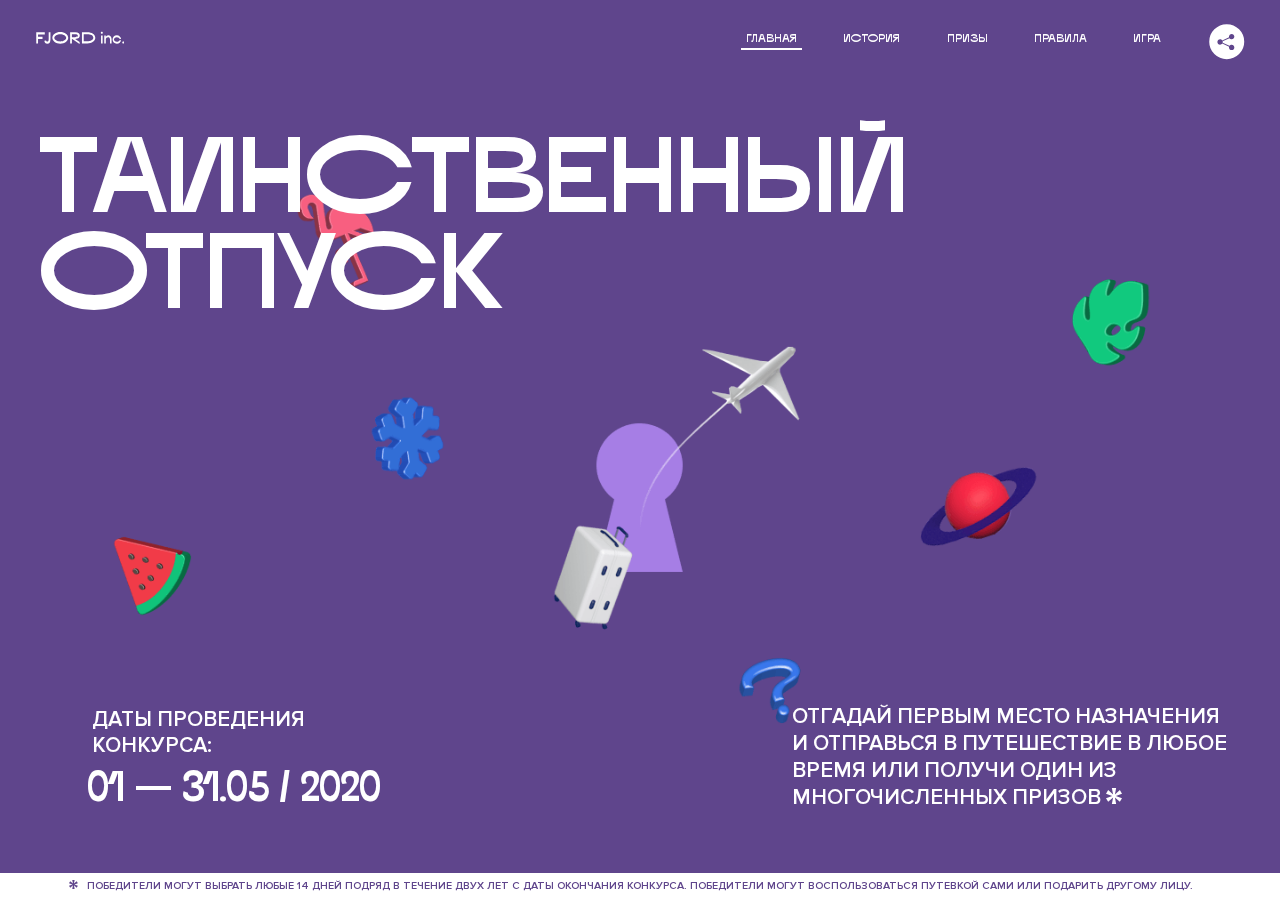
<file: 3/index.html>
<!DOCTYPE html>
<html lang="ru">
<head>
  <meta charset="UTF-8">
  <meta name="description" content="">
  <meta name="viewport" content="width=device-width, initial-scale=1.0">
  <meta http-equiv="X-UA-Compatible" content="ie=edge">
  <title>Mysterious Vacation</title>
<link href="css/style.min.css" rel="stylesheet">  <base href="https://htmlacademy-animation.github.io/311377-magic-vacation-1/3/">
</head>
<body>

  <header class="page-header js-header">
    <div class="page-header__wrapper">
      <a href="#" class="page-header__logo" aria-label="Перейти на страницу FJORD.Inc">
        <svg width="100" height="15" viewBox="0 0 100 15" fill="none" xmlns="http://www.w3.org/2000/svg">
          <path d="M0.26 1.4V14H2.276V8.906H7.334V6.44H2.276V3.848H9.872V1.4H0.26ZM12.733 14.36C15.127 14.36 16.243 12.65 16.243 9.5V1.4H14.263V8.96C14.263 11.21 13.723 11.876 12.733 11.876C11.833 11.876 11.473 11.3 11.347 10.58L9.36702 10.94C9.63702 13.046 10.663 14.36 12.733 14.36ZM18.3918 7.7C18.3918 11.372 22.3878 14.36 27.3198 14.36C32.2518 14.36 36.2478 11.372 36.2478 7.7C36.2478 4.028 32.2518 1.04 27.3198 1.04C22.3878 1.04 18.3918 4.028 18.3918 7.7ZM20.6058 7.7C20.6058 5.378 23.6118 3.524 27.3198 3.524C30.9918 3.524 33.9798 5.378 33.9798 7.7C33.9798 10.004 30.9918 11.858 27.3198 11.858C23.6118 11.858 20.6058 10.004 20.6058 7.7ZM40.403 14V8.906H40.799L49.079 14.702V12.38L44.039 8.906H44.201C47.999 8.906 49.277 7.304 49.277 5.162C49.277 3.092 47.999 1.4 44.201 1.4H38.387V14H40.403ZM43.535 3.722C45.785 3.722 47.045 4.136 47.045 5.432C47.045 6.764 45.785 7.034 43.535 7.034H40.403V3.722H43.535ZM51.6936 1.382V14H57.8676C62.7456 14 66.7236 11.534 66.7236 7.7C66.7236 3.848 62.7456 1.382 57.8676 1.382H51.6936ZM53.7096 11.624V3.722H57.5436C61.5396 3.722 64.4916 5.018 64.4916 7.7C64.4916 10.238 61.5396 11.624 57.5436 11.624H53.7096ZM73.1832 14.018H74.9832V5H73.1832V14.018ZM72.9132 1.976C72.9132 2.57 73.3992 3.092 74.0832 3.092C74.7492 3.092 75.2352 2.57 75.2352 1.976C75.2352 1.382 74.7672 0.805999 74.0832 0.805999C73.3812 0.805999 72.9132 1.382 72.9132 1.976ZM76.7867 14H78.5687V9.104C78.7487 8.006 79.5947 6.962 81.0887 6.962C82.1147 6.962 83.2667 7.448 83.2667 9.554V14H85.0487V9.014C85.0487 6.152 83.2307 4.73 81.3587 4.73C79.9187 4.73 79.0727 5.558 78.5687 6.854V5H76.7867V14ZM90.9898 14.27C93.5098 14.27 95.3818 12.506 95.7238 10.328H94.0498C93.7258 11.3 92.6998 12.02 90.9898 12.02C88.8478 12.02 87.7678 10.922 87.7678 9.59C87.7678 8.24 88.8478 6.962 90.9898 6.962C92.7538 6.962 93.7978 7.844 94.0858 8.924H95.7418C95.4358 6.71 93.6178 4.73 90.9898 4.73C88.0918 4.73 86.1298 7.124 86.1298 9.59C86.1298 12.074 88.1278 14.27 90.9898 14.27ZM97.0693 12.938C97.0693 13.658 97.5553 14.144 98.2753 14.144C98.9953 14.144 99.4813 13.658 99.4813 12.938C99.4813 12.2 98.9953 11.714 98.2753 11.714C97.5553 11.714 97.0693 12.2 97.0693 12.938Z" fill="currentColor"></path>
        </svg>
      </a>
      <button class="page-header__toggler js-menu-toggler" type="button" aria-label="Управление мобильным меню"><span>Меню</span></button>
      <nav class="page-header__nav">
        <div class="page-header__menu js-menu" id="menu">
          <ul>
            <li>
              <a class="js-menu-link active" href="#top" data-href="top">главная</a>
            </li>
            <li>
              <a class="js-menu-link" href="#story" data-href="story">история</a>
            </li>
            <li>
              <a class="js-menu-link" href="#prizes" data-href="prizes">призы</a>
            </li>
            <li>
              <a class="js-menu-link" href="#rules" data-href="rules">правила</a>
            </li>
            <li>
              <a class="js-menu-link" href="#game" data-href="game">игра</a>
            </li>
          </ul>
        </div>
        <div class="page-header__social">
          <div class="social-block js-social-block">
            <button class="social-block__toggler" aria-label="Управлять блоком с социальными кнопками">
              <svg width="26" height="22" viewBox="0 0 27 22" fill="none" xmlns="http://www.w3.org/2000/svg">
                <path d="M19.6721 7.43664C21.6273 7.43664 23.213 5.85095 23.213 3.89566C23.213 1.94037 21.6273 0.354675 19.6721 0.354675C17.7168 0.354675 16.1311 1.94037 16.1311 3.89566C16.1311 4.19968 16.1728 4.49178 16.2458 4.77345L7.21751 8.95527C6.57519 8.05214 5.52303 7.46049 4.33078 7.46049C2.37549 7.46049 0.789795 9.04618 0.789795 11.0015C0.789795 12.9568 2.37549 14.5425 4.33078 14.5425C5.52303 14.5425 6.57668 13.9508 7.21751 13.0477L16.2458 17.2295C16.1743 17.5112 16.1311 17.8033 16.1311 18.1073C16.1311 20.0626 17.7168 21.6483 19.6721 21.6483C21.6273 21.6483 23.213 20.0626 23.213 18.1073C23.213 16.152 21.6273 14.5663 19.6721 14.5663C18.4798 14.5663 17.4262 15.158 16.7853 16.0611L7.75701 11.8793C7.82854 11.5976 7.87176 11.3055 7.87176 11.0015C7.87176 10.6974 7.83003 10.4053 7.75701 10.1237L16.7853 5.94186C17.4262 6.84499 18.4783 7.43664 19.6721 7.43664Z" fill="currentColor"></path>
              </svg>
            </button>
            <ul class="social-block__list">
              <li>
                <a class="social-block__link social-block__link--fb" href="#" aria-label="Мы на Facebook">
                  <svg width="8" height="17" viewBox="0 0 8 17" fill="none" xmlns="http://www.w3.org/2000/svg">
                    <path d="M4.24646 16.9899H1.09275L1.05793 8.49828H0V5.30707H1.05793V3.81124C1.05793 1.42084 2.57654 0 5.21735 0H7.41758V3.18585H5.30841C4.28262 3.18585 4.2478 3.48582 4.2478 4.24914V5.30707H7.42964L7.16716 8.49828H4.2478V16.9899H4.24646Z" fill="currentColor"></path>
                  </svg>
                </a>
              </li>
              <li>
                <a class="social-block__link social-block__link--insta" href="#" aria-label="Мы в Instagram">
                  <svg width="15" height="15" viewBox="0 0 15 15" fill="none" xmlns="http://www.w3.org/2000/svg">
                    <path d="M11.0197 0H4.19806C2.14246 0 0.471191 1.66993 0.471191 3.72285V10.5499C0.471191 12.6082 2.14112 14.2727 4.19806 14.2727H11.0197C13.0753 14.2727 14.7466 12.6082 14.7466 10.5499V3.72285C14.7466 1.67127 13.0753 0 11.0197 0ZM11.0197 12.4849H4.19806C3.13076 12.4849 2.26432 11.6158 2.26432 10.5512V3.72419C2.26432 2.65956 3.13076 1.79715 4.19806 1.79715H11.0197C12.087 1.79715 12.9535 2.6609 12.9535 3.72419V10.5512C12.9535 11.6145 12.087 12.4849 11.0197 12.4849Z" fill="currentColor"></path>
                    <path d="M7.60887 3.11084C5.38989 3.11084 3.58203 4.9187 3.58203 7.14036C3.58203 9.35532 5.38989 11.1645 7.60887 11.1645C9.83053 11.1645 11.6357 9.35666 11.6357 7.14036C11.6357 4.9187 9.83053 3.11084 7.60887 3.11084ZM7.60887 9.36871C6.37551 9.36871 5.37784 8.37372 5.37784 7.14036C5.37784 5.90699 6.37551 4.90665 7.60887 4.90665C8.83822 4.90665 9.84259 5.90833 9.84259 7.14036C9.84392 8.37238 8.83822 9.36871 7.60887 9.36871Z" fill="currentColor"></path>
                    <path d="M11.3573 2.35962C10.8256 2.35962 10.3931 2.79752 10.3931 3.32381C10.3931 3.85546 10.8256 4.29336 11.3573 4.29336C11.8862 4.29336 12.3215 3.85546 12.3215 3.32381C12.3215 2.79752 11.8862 2.35962 11.3573 2.35962Z" fill="currentColor"></path>
                  </svg>
                </a>
              </li>
              <li>
                <a class="social-block__link social-block__link--vk" href="#" aria-label="Мы ВКонтакте">
                  <svg width="17" height="10" viewBox="0 0 17 10" fill="none" xmlns="http://www.w3.org/2000/svg">
                    <path d="M14.1234 4.9002C14.1234 4.9002 16.3623 1.72708 16.5866 0.680242C16.6595 0.312285 16.4947 0.103188 16.1069 0.103188C16.1069 0.103188 14.8193 0.103188 14.168 0.103188C13.7235 0.103188 13.5587 0.293278 13.4235 0.579768C13.4235 0.579768 12.3724 2.82553 11.0969 4.24712C10.6861 4.70333 10.4781 4.84318 10.2511 4.84318C10.0646 4.84318 9.98625 4.6911 9.98625 4.27834V0.649016C9.98625 0.147997 9.92545 0.00135496 9.5066 0.00135496H6.39628C6.15578 0.00135496 6.0085 0.134417 6.0085 0.324506C6.0085 0.801084 6.73406 0.908351 6.73406 2.20231V4.87305C6.73406 5.40529 6.70569 5.61575 6.45303 5.61575C5.78016 5.61575 4.19528 3.30618 3.30623 0.678887C3.12923 0.145282 2.93737 0 2.43475 0H0.486409C0.205373 0 0 0.190085 0 0.476576C0 0.991172 0.60666 3.40801 2.99277 6.64358C4.59927 8.8201 6.70569 10 8.60269 10C9.76196 10 10.0416 9.80312 10.0416 9.31432V7.63883C10.0416 7.22607 10.2065 7.04956 10.4429 7.04956C10.7078 7.04956 11.1847 7.13238 12.2805 8.22268C13.5843 9.47862 13.6762 10 14.3896 10H16.5676C16.7919 10 17 9.89273 17 9.52342C17 9.02919 16.3623 8.15343 15.384 7.10659C14.9801 6.56755 14.3302 5.98914 14.1248 5.72301C13.8275 5.40801 13.9154 5.23014 14.1234 4.9002Z" fill="currentColor"></path>
                  </svg>
                </a>
              </li>
            </ul>
          </div>
        </div>
      </nav>
    </div>
  </header>

  <main class="page-content">

    <section class="animation-screen"></section>

    <section class="screen screen--hidden screen--intro" id="top">
      <div class="screen__wrapper">
        <div class="intro">
          <h1 class="intro__title">Таинственный отпуск</h1>
          <div class="intro__content">
            <div class="intro__info">
              <p class="intro__label">Даты проведения конкурса:</p>
              <p class="intro__date">01 — 31.05 / 2020</p>
            </div>
            <div class="intro__message">
              <p>
                Отгадай первым место назначения и&nbsp;отправься в&nbsp;путешествие в&nbsp;любое время или получи один из многочисленных призов
                <svg width="16" height="16" viewBox="0 0 10 10" fill="none" xmlns="http://www.w3.org/2000/svg">
                  <path d="M0 6.35337L3.90271 4.99012L0 3.64663L1.34615 1.32374L4.44287 4.01073L3.67364 0H6.34615L5.57692 4.01073L8.65385 1.32374L10 3.64663L6.13405 4.99012L10 6.35337L8.65385 8.65651L5.57692 5.98927L6.34615 10H3.67364L4.44287 5.96952L1.34615 8.65651L0 6.35337Z" fill="currentColor"></path>
                </svg>
              </p>
            </div>
          </div>
        </div>
      </div>
      <div class="screen__footer js-footer">
        <button class="screen__footer-enlarge js-footer-toggler" type="button" aria-label="Показать сообщение">
          <svg width="10" height="10" viewBox="0 0 10 10" fill="none" xmlns="http://www.w3.org/2000/svg">
            <path d="M0 6.35337L3.90271 4.99012L0 3.64663L1.34615 1.32374L4.44287 4.01073L3.67364 0H6.34615L5.57692 4.01073L8.65385 1.32374L10 3.64663L6.13405 4.99012L10 6.35337L8.65385 8.65651L5.57692 5.98927L6.34615 10H3.67364L4.44287 5.96952L1.34615 8.65651L0 6.35337Z" fill="currentColor"></path>
          </svg>
        </button>
        <button class="screen__footer-collapse js-footer-toggler" type="button" aria-label="Скрыть сообщение">
          <svg width="13" height="13" viewBox="0 0 13 13" fill="none" xmlns="http://www.w3.org/2000/svg">
            <line x1="12.3536" y1="0.353553" x2="0.738349" y2="11.9688" stroke="currentColor"></line>
            <line x1="0.738319" y1="0.539925" x2="12.3535" y2="12.1551" stroke="currentColor"></line>
          </svg>
        </button>
        <div class="screen__footer-wrapper">
          <div class="screen__footer-announce">
            <p class="screen__footer-label">Даты проведения конкурса:</p>
            <p class="screen__footer-date">01 — 31.05 / 2020</p>
          </div>
          <div class="screen__footer-note">
            <p>
              <svg width="10" height="10" viewBox="0 0 10 10" fill="none" xmlns="http://www.w3.org/2000/svg">
                <path d="M0 6.35337L3.90271 4.99012L0 3.64663L1.34615 1.32374L4.44287 4.01073L3.67364 0H6.34615L5.57692 4.01073L8.65385 1.32374L10 3.64663L6.13405 4.99012L10 6.35337L8.65385 8.65651L5.57692 5.98927L6.34615 10H3.67364L4.44287 5.96952L1.34615 8.65651L0 6.35337Z" fill="currentColor"></path>
              </svg>
              <span>Победители могут выбрать любые 14 дней подряд в&nbsp;течение двух лет с&nbsp;даты окончания конкурса. Победители могут воспользоваться путевкой сами или подарить другому лицу.</span>
            </p>
          </div>
        </div>
      </div>
    </section>

    <section class="screen screen--hidden screen--story" id="story">

      <div class="slider swiper-container js-slider">

        <div class="swiper-wrapper">

          <div class="slider__item swiper-slide">
            <h2 class="slider__item-title">История</h2>
            <p class="slider__item-text">Джеймс Таргет был основателем компании &laquo;Fjord Inc.&raquo;. С&nbsp;1965 года &laquo;Fjord Inc.&raquo; прославилась надёжными и&nbsp;удобными чемоданами и&nbsp;аксессуарами для туристов.</p>
          </div>

          <div class="slider__item swiper-slide">
            <p class="slider__item-text">Когда Джеймсу было 7&nbsp;лет, в&nbsp;их&nbsp;доме гостил дядюшка и&nbsp;развлекал детей рассказами о&nbsp;своей поездке в&nbsp;место, показавшееся малышу Таргету невероятным. Тогда Джеймс решил, что однажды посетит его, но&nbsp;не&nbsp;будет рассказывать о&nbsp;мечте, пока не&nbsp;осуществит.</p>
          </div>

          <div class="slider__item swiper-slide">
            <p class="slider__item-text">Джеймс Таргет стал увлеченным путешественником. Он&nbsp;посетил 5&nbsp;континентов, 126&nbsp;стран.</p>
          </div>

          <div class="slider__item swiper-slide">
            <p class="slider__item-text">Он&nbsp;сплавлялся по&nbsp;Амазонке и&nbsp;погружался в&nbsp;пещеры Франции, медитировал в&nbsp;горах Тибета и&nbsp;пожимал руку вождя племени Акугауа.</p>
          </div>

          <div class="slider__item swiper-slide">
            <p class="slider__item-text">Из&nbsp;своих поездок Джеймс Таргет привозил идеи, как сделать свои чемоданы &laquo;Fjord Inc.&raquo; удобными и&nbsp;приспособленными к&nbsp;разным дорожным условиям.</p>
          </div>

          <div class="slider__item swiper-slide">
            <p class="slider__item-text">Всё это время Джеймс не&nbsp;оставлял идею поездки своей мечты. Однако, как только он&nbsp;брался за&nbsp;планирование, возникали препятствия, не&nbsp;позволяющие отправиться туда.</p>
          </div>

          <div class="slider__item swiper-slide">
            <p class="slider__item-text">В&nbsp;возрасте 67&nbsp;лет Джеймс Таргет попал под лавину и&nbsp;погиб. В&nbsp;своём завещании он&nbsp;поручил отправить в&nbsp;заветное путешествие трёх смельчаков, единых с&nbsp;ним духом.</p>
          </div>

          <div class="slider__item swiper-slide">
            <p class="slider__item-text">Тех, кто сможет узнать таинственное место, задавая вопросы специально обученному ИИ&nbsp;&laquo;Соне&raquo;, ждет фантастическое путешествие.</p>
          </div>
        </div>
        <div class="slider__controls">
          <button class="slider__control slider__control--prev js-control-prev" type="button" aria-label="Показать предыдущую историю">
            <svg width="12" height="22" viewBox="0 0 12 22" fill="none" xmlns="http://www.w3.org/2000/svg">
              <path d="M11 1L1 11L11 21" stroke="currentColor" stroke-width="2" stroke-linejoin="round"></path>
            </svg>
          </button>
          <button class="slider__control slider__control--next js-control-next" type="button" aria-label="Показать следующую историю">
            <svg width="12" height="22" viewBox="0 0 12 22" fill="none" xmlns="http://www.w3.org/2000/svg">
              <path d="M1 1L11 11L1 21" stroke="currentColor" stroke-width="2" stroke-linejoin="round"></path>
            </svg>
          </button>
        </div>
        <div class="slider__pagination swiper-pagination"></div>
      </div>
    </section>

    <section class="screen screen--hidden screen--prizes" id="prizes" data-shown-delay="500ms" data-bg-color="#5f458c">
      <div class="screen__wrapper">
        <div class="prizes">
          <h2 class="prizes__title">ПРизы</h2>
          <div class="prizes__lead">
            <p>Найди ответ и&nbsp;получи один из&nbsp;призов:</p>
          </div>
          <ul class="prizes__list">
            <li class="prizes__item prizes__item--journeys">
              <div class="prizes__icon">
                <picture>
                  <source srcset="img/prize1-mob.svg" media="(orientation: portrait)">
                  <img src="img/prize1.svg" alt="">
                </picture>
              </div>
              <p class="prizes__desc">
                <b>3</b>
                <span>загадочных путешествия</span>
              </p>
            </li>
            <li class="prizes__item prizes__item--cases">
              <div class="prizes__icon">
                <picture>
                  <source srcset="img/prize2-mob.svg" media="(orientation: portrait)">
                  <img src="img/prize2.svg" alt="">
                </picture>
              </div>
              <p class="prizes__desc">
                <b>7</b>
                <span>надежных чемоданов</span>
              </p>
            </li>
            <li class="prizes__item prizes__item--codes">
              <div class="prizes__icon">
                <picture>
                  <source srcset="img/prize3-mob.svg" media="(orientation: portrait)">
                  <img src="img/prize3.svg" alt="">
                </picture>
              </div>
              <p class="prizes__desc">
                <b>900</b>
                <span>
                  промокодов на&nbsp;скидку 15%
                  <svg width="10" height="10" viewBox="0 0 10 10" fill="none" xmlns="http://www.w3.org/2000/svg">
                    <path d="M0 6.35337L3.90271 4.99012L0 3.64663L1.34615 1.32374L4.44287 4.01073L3.67364 0H6.34615L5.57692 4.01073L8.65385 1.32374L10 3.64663L6.13405 4.99012L10 6.35337L8.65385 8.65651L5.57692 5.98927L6.34615 10H3.67364L4.44287 5.96952L1.34615 8.65651L0 6.35337Z" fill="currentColor"></path>
                  </svg>
                </span>
              </p>
            </li>
          </ul>
        </div>
      </div>
      <div class="screen__footer js-footer">
        <button class="screen__footer-enlarge js-footer-toggler" type="button" aria-label="Показать сообщение">
          <svg width="10" height="10" viewBox="0 0 10 10" fill="none" xmlns="http://www.w3.org/2000/svg">
            <path d="M0 6.35337L3.90271 4.99012L0 3.64663L1.34615 1.32374L4.44287 4.01073L3.67364 0H6.34615L5.57692 4.01073L8.65385 1.32374L10 3.64663L6.13405 4.99012L10 6.35337L8.65385 8.65651L5.57692 5.98927L6.34615 10H3.67364L4.44287 5.96952L1.34615 8.65651L0 6.35337Z" fill="currentColor"></path>
          </svg>
        </button>
        <button class="screen__footer-collapse js-footer-toggler" type="button" aria-label="Скрыть сообщение">
          <svg width="13" height="13" viewBox="0 0 13 13" fill="none" xmlns="http://www.w3.org/2000/svg">
            <line x1="12.3536" y1="0.353553" x2="0.738349" y2="11.9688" stroke="currentColor"></line>
            <line x1="0.738319" y1="0.539925" x2="12.3535" y2="12.1551" stroke="currentColor"></line>
          </svg>
        </button>
        <div class="screen__footer-wrapper">
          <div class="screen__footer-announce">
            <p class="screen__footer-label">Даты проведения конкурса:</p>
            <p class="screen__footer-date">01 — 31.05 / 2020</p>
          </div>
          <div class="screen__footer-note">
            <p>
              <svg width="10" height="10" viewBox="0 0 10 10" fill="none" xmlns="http://www.w3.org/2000/svg">
                <path d="M0 6.35337L3.90271 4.99012L0 3.64663L1.34615 1.32374L4.44287 4.01073L3.67364 0H6.34615L5.57692 4.01073L8.65385 1.32374L10 3.64663L6.13405 4.99012L10 6.35337L8.65385 8.65651L5.57692 5.98927L6.34615 10H3.67364L4.44287 5.96952L1.34615 8.65651L0 6.35337Z" fill="currentColor"></path>
              </svg>
              <span>Скидка&nbsp;15% на&nbsp;единоразовое приобретение путёвки с&nbsp;1&nbsp;июня 2020 по&nbsp;31&nbsp;мая 2022&nbsp;года. Суммируется с&nbsp;другими акциями</span>
            </p>
          </div>
        </div>
      </div>
    </section>

    <section class="screen screen--hidden screen--rules" id="rules">
      <div class="screen__wrapper">
        <div class="rules">
          <h2 class="rules__title">Правила</h2>
          <div class="rules__lead">
            <p>Для того чтобы получить наследство Джеймса Таргета, тебе нужно выведать у&nbsp;&laquo;Сони&raquo;, куда предстоит отправиться тебе в&nbsp;случае победы</p>
          </div>
          <ol class="rules__list">
            <li class="rules__item">
              <p>Тебе отводится <br>5&nbsp;минут</p>
            </li>
            <li class="rules__item">
              <p>Задавай любые вопросы в&nbsp;текстовом поле</p>
            </li>
            <li class="rules__item">
              <p>Нажимай кнопку &laquo;Узнать&raquo;, чтобы получить ответ</p>
            </li>
            <li class="rules__item">
              <p>&laquo;Соня&raquo; может отвечать только&nbsp;Да или Нет</p>
            </li>
          </ol>
          <a href="#game" class="rules__link btn">Погнали!</a>
        </div>
      </div>
      <div class="screen__disclaimer">
        <div class="disclaimer">
          <ul>
            <li>
              <a href="#">Правовая информация</a>
            </li>
            <li>
              <a href="#">Подробные правила</a>
            </li>
          </ul>
        </div>
      </div>
    </section>

    <section class="screen screen--hidden screen--game" id="game">
      <div class="screen__wrapper">
        <div class="game">
          <div class="game__header">
            <h2 class="game__title">Игра</h2>
            <div class="game__counter">
              <span>05</span>:<span>00</span>
            </div>
          </div>
          <div class="game__body">
            <div class="chat">
              <div class="chat__body js-chat">
                <ul class="chat__list" id="messages"></ul>
              </div>
              <div class="chat__footer">
                <form action="#" method="post" class="form" id="message-form">
                  <label for="message-field" class="visually-hidden">Поле для ввода вопроса</label>
                  <div class="form__field-wrapper">
                    <input type="text" class="form__field" id="message-field">
                  </div>
                  <button class="form__button btn">
                    Узнать
                    <svg width="18" height="19" viewBox="0 0 18 19" fill="none" xmlns="http://www.w3.org/2000/svg">
                      <path stroke="currentColor" stroke-width="2" d="M9 19V1"></path>
                      <path d="M1 9l8-8 8 8" stroke="currentColor" stroke-width="2" stroke-linejoin="round"></path>
                    </svg>
                  </button>
                </form>
              </div>
            </div>
          </div>
          <!-- временные кнопки для показа результата -->
          <div class="game__buttons">
            <button class="game__button btn js-show-result" type="button" data-target="result">Положительный результат</button>
            <button class="game__button btn js-show-result" type="button" data-target="result2">Положительный результат - 2</button>
            <button class="game__button btn js-show-result" type="button" data-target="result3">Отрицательный результат</button>
          </div>
        </div>
      </div>
    </section>

    <section class="screen screen--hidden screen--result" id="result">
      <div class="screen__wrapper">
        <div class="result result--trip">
          <div class="result__image">
            <picture>
              <source srcset="img/result1-mob.png 1x, img/result1-mob@2x.png 2x" media="(max-width: 768px) and (orientation: portrait)">
              <img src="img/result1.png" srcset="img/result1@2x.png 2x" alt="">
            </picture>
          </div>
          <h2 class="result__title">
            <span class="visually-hidden">ПОбеда!</span>
            <svg xmlns="http://www.w3.org/2000/svg" viewBox="0 0 568.85 109.24">
              <path d="M16,24.44V92H2.6V8H75V92H61.52V24.44H16Z" transform="translate(-2.1 -1.5)" fill="none" stroke="currentColor"></path>
              <path d="M148.76,5.6c32.88,0,59.52,19.92,59.52,44.4s-26.64,44.4-59.52,44.4S89.24,74.48,89.24,50,115.88,5.6,148.76,5.6Zm0,72.12c24.48,0,44.4-12.36,44.4-27.72s-19.92-27.84-44.4-27.84C124,22.16,104,34.52,104,50S124,77.72,148.76,77.72Z" transform="translate(-2.1 -1.5)" fill="none" stroke="currentColor"></path>
              <path d="M287.36,8V24.44H236v14.4h25.32c25.44,0,34,11.16,34,26.52,0,15.6-8.52,26.64-34,26.64H222.56V8h64.8ZM256.88,76.52c15.12,0,23.52-2,23.52-11.52S272,54.44,256.88,54.44H236V76.52h20.88Z" transform="translate(-2.1 -1.5)" fill="none" stroke="currentColor"></path>
              <path d="M371.47,8V24.44H320.84V41.6h33.6V58h-33.6V75.56h50.64V92H307.4V8h64.08Z" transform="translate(-2.1 -1.5)" fill="none" stroke="currentColor"></path>
              <path d="M382.39,110.24V75.56h7.44c4.56-4.68,7.8-18.36,8.76-56L399,8h48.6V75.56h10v34.68H442.87V92H397v18.24H382.39Zm51.72-34.68V24.44H411.55v3.12c-0.48,22.44-3.24,37.68-7.2,48h29.76Z" transform="translate(-2.1 -1.5)" fill="none" stroke="currentColor"></path>
              <path d="M463.75,92l28-84h27.12l28.08,84H533.47l-7.8-23.52h-37.8L480.07,92H463.75Zm56.64-40L507,11.84,493.51,52h26.88Z" transform="translate(-2.1 -1.5)" fill="none" stroke="currentColor"></path>
              <path d="M554.12,70.4L555.55,2H569l1.44,68.4H554.12Zm8.28,6.36c4.8,0,8,3.24,8,8.16a8,8,0,1,1-16.08,0C554.35,80,557.59,76.76,562.39,76.76Z" transform="translate(-2.1 -1.5)" fill="none" stroke="currentColor"></path>
            </svg>
          </h2>
          <div class="result__text">
            <p>ты&nbsp;отправляешься в&nbsp;Арктику!</p>
          </div>
          <div class="result__form">
            <form action="#" method="post" class="form form--result">
              <label for="email-field" class="form__label">зарегистрируй результат</label>
              <input type="email" class="form__field" id="email-field" placeholder="e-mail для регистации результата и получения приза" required="">
              <button class="form__button btn">
                отправить
                <svg width="18" height="19" viewBox="0 0 18 19" fill="none" xmlns="http://www.w3.org/2000/svg">
                  <path stroke="currentColor" stroke-width="2" d="M9 19V1"></path>
                  <path d="M1 9l8-8 8 8" stroke="currentColor" stroke-width="2" stroke-linejoin="round"></path>
                </svg>
              </button>
            </form>
          </div>
        </div>
      </div>
    </section>

    <section class="screen screen--hidden screen--result" id="result2">
      <div class="screen__wrapper">
        <div class="result result--prize">
          <div class="result__image">
            <picture>
              <source srcset="img/result2-mob.png 1x, img/result2-mob@2x.png 2x" media="(max-width: 768px) and (orientation: portrait)">
              <img src="img/result2.png" srcset="img/result2@2x.png 2x" alt="">
            </picture>
          </div>
          <h2 class="result__title">
            <span class="visually-hidden">ПОбеда!</span>
            <svg xmlns="http://www.w3.org/2000/svg" viewBox="0 0 568.85 109.24">
              <path d="M16,24.44V92H2.6V8H75V92H61.52V24.44H16Z" transform="translate(-2.1 -1.5)" fill="none" stroke="currentColor"></path>
              <path d="M148.76,5.6c32.88,0,59.52,19.92,59.52,44.4s-26.64,44.4-59.52,44.4S89.24,74.48,89.24,50,115.88,5.6,148.76,5.6Zm0,72.12c24.48,0,44.4-12.36,44.4-27.72s-19.92-27.84-44.4-27.84C124,22.16,104,34.52,104,50S124,77.72,148.76,77.72Z" transform="translate(-2.1 -1.5)" fill="none" stroke="currentColor"></path>
              <path d="M287.36,8V24.44H236v14.4h25.32c25.44,0,34,11.16,34,26.52,0,15.6-8.52,26.64-34,26.64H222.56V8h64.8ZM256.88,76.52c15.12,0,23.52-2,23.52-11.52S272,54.44,256.88,54.44H236V76.52h20.88Z" transform="translate(-2.1 -1.5)" fill="none" stroke="currentColor"></path>
              <path d="M371.47,8V24.44H320.84V41.6h33.6V58h-33.6V75.56h50.64V92H307.4V8h64.08Z" transform="translate(-2.1 -1.5)" fill="none" stroke="currentColor"></path>
              <path d="M382.39,110.24V75.56h7.44c4.56-4.68,7.8-18.36,8.76-56L399,8h48.6V75.56h10v34.68H442.87V92H397v18.24H382.39Zm51.72-34.68V24.44H411.55v3.12c-0.48,22.44-3.24,37.68-7.2,48h29.76Z" transform="translate(-2.1 -1.5)" fill="none" stroke="currentColor"></path>
              <path d="M463.75,92l28-84h27.12l28.08,84H533.47l-7.8-23.52h-37.8L480.07,92H463.75Zm56.64-40L507,11.84,493.51,52h26.88Z" transform="translate(-2.1 -1.5)" fill="none" stroke="currentColor"></path>
              <path d="M554.12,70.4L555.55,2H569l1.44,68.4H554.12Zm8.28,6.36c4.8,0,8,3.24,8,8.16a8,8,0,1,1-16.08,0C554.35,80,557.59,76.76,562.39,76.76Z" transform="translate(-2.1 -1.5)" fill="none" stroke="currentColor"></path>
            </svg>
          </h2>
          <div class="result__text">
            <p>чемодан &laquo;Fjord&nbsp;Inc.&raquo;&nbsp;твой</p>
          </div>
          <div class="result__form">
            <form action="#" method="post" class="form form--result">
              <label for="email-field2" class="form__label">зарегистрируй результат</label>
              <input type="email" class="form__field" id="email-field2" placeholder="e-mail для регистации результата и получения приза" required="">
              <button class="form__button btn">
                отправить
                <svg width="18" height="19" viewBox="0 0 18 19" fill="none" xmlns="http://www.w3.org/2000/svg">
                  <path stroke="currentColor" stroke-width="2" d="M9 19V1"></path>
                  <path d="M1 9l8-8 8 8" stroke="currentColor" stroke-width="2" stroke-linejoin="round"></path>
                </svg>
              </button>
            </form>
          </div>
        </div>
      </div>
    </section>

    <section class="screen screen--hidden screen--result" id="result3">
      <div class="screen__wrapper">
        <div class="result result--negative">
          <div class="result__image">
            <picture>
              <source srcset="img/result3-mob.png 1x, img/result3-mob@2x.png 2x" media="(max-width: 768px) and (orientation: portrait)">
              <img src="img/result3.png" srcset="img/result3@2x.png 2x" alt="">
            </picture>
          </div>
          <h2 class="result__title">
            <span class="visually-hidden">Не угадал!</span>
            <svg xmlns="http://www.w3.org/2000/svg" viewBox="0 0 660.77 109.24">
              <path d="M2.66,92V8H16.1V42.2H53.3V8H66.74V92H53.3V58.64H16.1V92H2.66Z" transform="translate(-2.16 -1.5)" fill="none" stroke="currentColor"></path>
              <path d="M147.62,8V24.44H97V41.6h33.6V58H97V75.56h50.64V92H83.54V8h64.08Z" transform="translate(-2.16 -1.5)" fill="none" stroke="currentColor"></path>
              <path d="M199.22,8l20.52,42.36L235.34,8h16.44l-31,84H204.38l9.48-25.92L185.78,8h13.44Z" transform="translate(-2.16 -1.5)" fill="none" stroke="currentColor"></path>
              <path d="M273.74,24.44V92H260.3V8h50.16V24.44H273.74Z" transform="translate(-2.16 -1.5)" fill="none" stroke="currentColor"></path>
              <path d="M307.1,92l28-84h27.12l28.08,84H376.82L369,68.48h-37.8L323.42,92H307.1Zm56.64-40L350.3,11.84,336.86,52h26.88Z" transform="translate(-2.16 -1.5)" fill="none" stroke="currentColor"></path>
              <path d="M396.38,110.24V75.56h7.44c4.56-4.68,7.8-18.36,8.76-56L412.94,8h48.6V75.56h10v34.68H456.86V92H411v18.24H396.38ZM448.1,75.56V24.44H425.54v3.12c-0.48,22.44-3.24,37.68-7.2,48H448.1Z" transform="translate(-2.16 -1.5)" fill="none" stroke="currentColor"></path>
              <path d="M477.74,92l28-84h27.12L560.9,92H547.46l-7.8-23.52h-37.8L494.06,92H477.74Zm56.64-40-13.44-40.2L507.5,52h26.88Z" transform="translate(-2.16 -1.5)" fill="none" stroke="currentColor"></path>
              <path d="M568.7,76.88a13.77,13.77,0,0,0,5,1c6.6,0,10.44-6.24,12-58.32L586.22,8h46.2V92H619V24.44H598.82l-0.12,3.12C597.14,81,589,94.4,573.74,94.4a28.55,28.55,0,0,1-6.72-.84Z" transform="translate(-2.16 -1.5)" fill="none" stroke="currentColor"></path>
              <path d="M646.1,70.4L647.54,2H661l1.44,68.4H646.1Zm8.28,6.36c4.8,0,8,3.24,8,8.16a8,8,0,0,1-16.08,0C646.34,80,649.58,76.76,654.38,76.76Z" transform="translate(-2.16 -1.5)" fill="none" stroke="currentColor"></path>
            </svg>
          </h2>
          <button class="result__button js-play" type="button">
            не сдавайся!
            <span>
              <svg width="27" height="22" viewBox="0 0 27 22" fill="none" xmlns="http://www.w3.org/2000/svg">
                <path d="M10.6899 1.47998C5.42992 1.47998 1.16992 5.73998 1.16992 11C1.16992 16.26 5.42992 20.52 10.6899 20.52C15.9499 20.52 20.2099 16.26 20.2099 11V7.13998" stroke="currentColor" stroke-width="2" stroke-miterlimit="10"></path>
                <path d="M15.1099 12.5099L20.1499 7.13989L25.3099 12.6299" stroke="currentColor" stroke-width="2" stroke-miterlimit="10" stroke-linejoin="round"></path>
              </svg>
            </span>
          </button>
        </div>
      </div>
    </section>

    <section class="animation-bg js-animation-bg"></section>

  </main>

<script src="js/script.js"></script></body>
</html>
</file>
